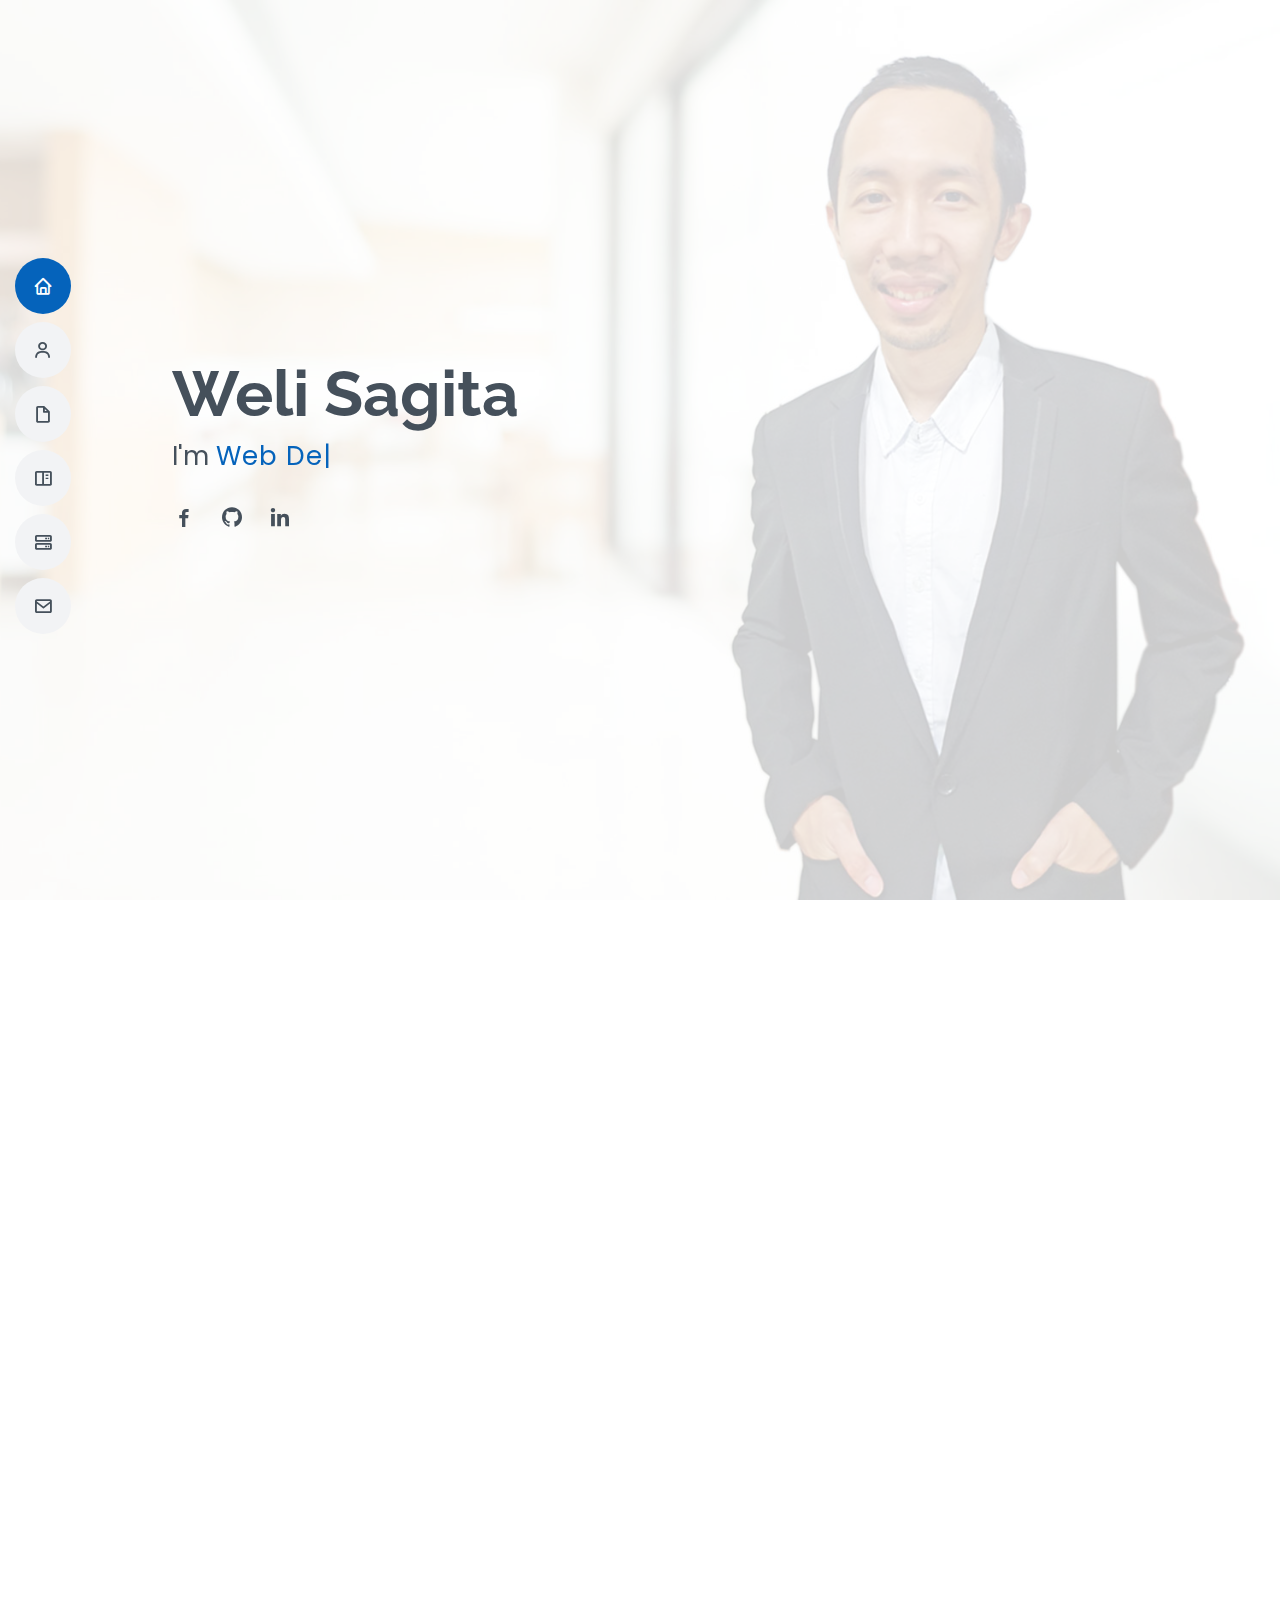
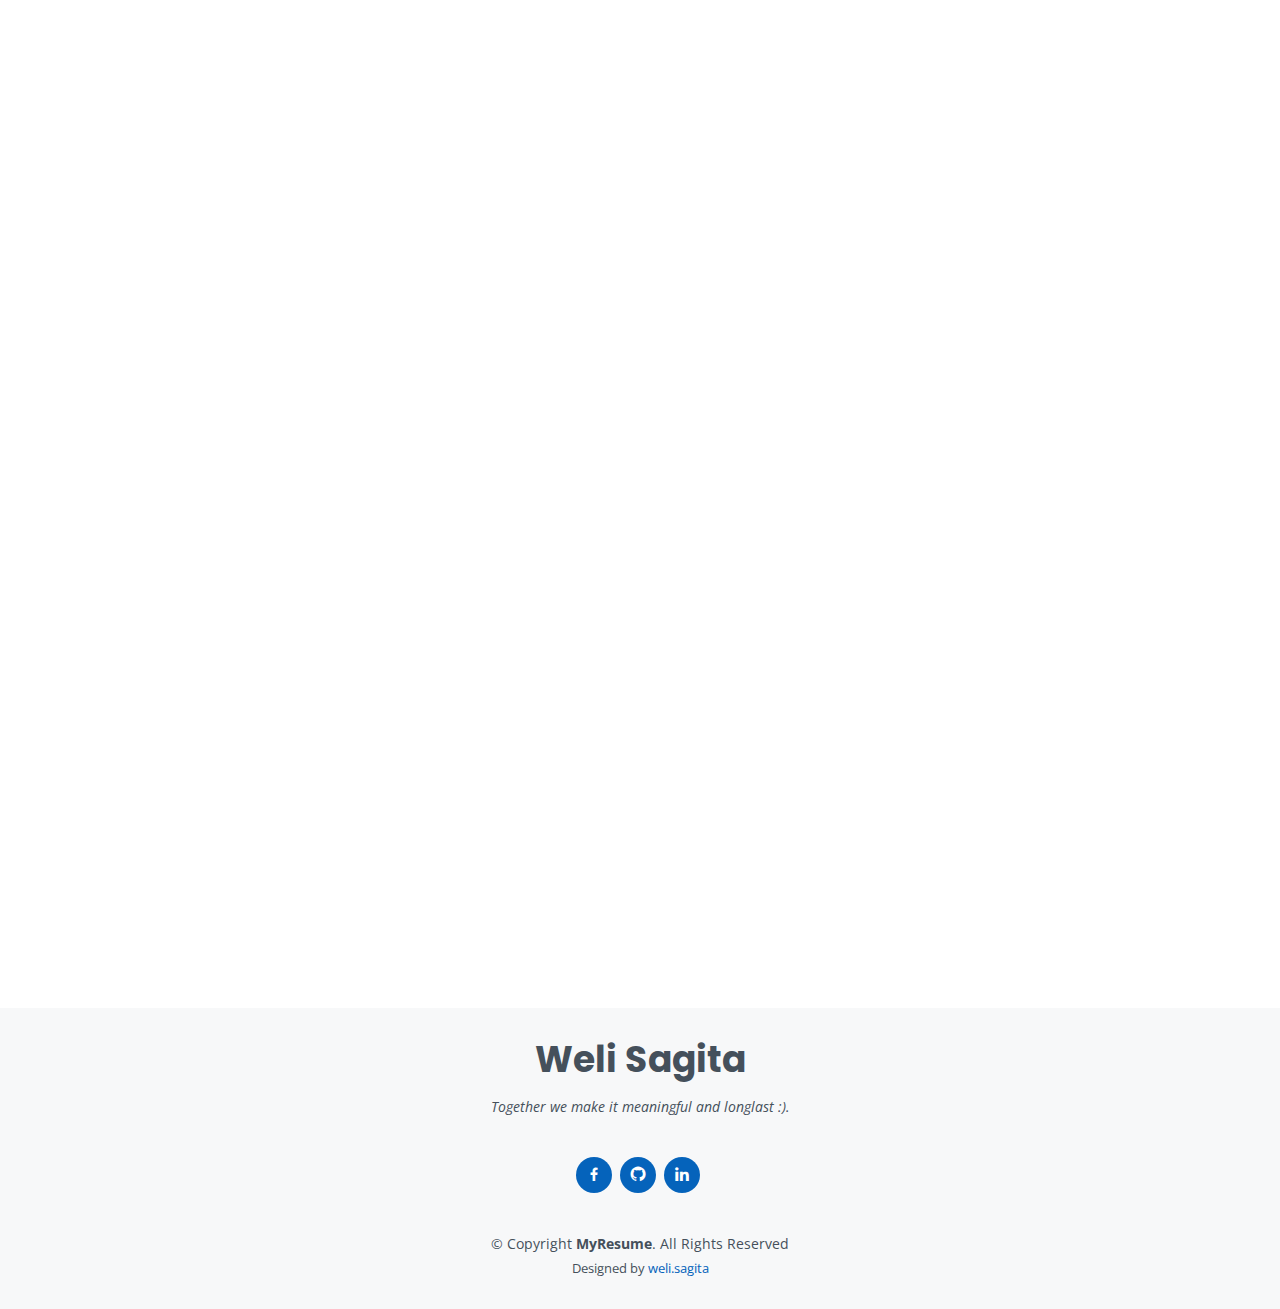
<file: index.html>
<!DOCTYPE html>
<html lang="en">

<head>
  <meta charset="utf-8">
  <meta content="width=device-width, initial-scale=1.0" name="viewport">

  <title>MyResume Weli Sagita</title>
  <meta content="" name="description">
  <meta content="" name="keywords">

  <!-- Favicons -->
  <link href="assets/img/favicon.png" rel="icon">
  <link href="assets/img/apple-touch-icon.png" rel="apple-touch-icon">

  <!-- Google Fonts -->
  <link href="https://fonts.googleapis.com/css?family=Open+Sans:300,300i,400,400i,600,600i,700,700i|Raleway:300,300i,400,400i,500,500i,600,600i,700,700i|Poppins:300,300i,400,400i,500,500i,600,600i,700,700i" rel="stylesheet">

  <!-- Vendor CSS Files -->
  <link href="assets/vendor/aos/aos.css" rel="stylesheet">
  <link href="assets/vendor/bootstrap/css/bootstrap.min.css" rel="stylesheet">
  <link href="assets/vendor/bootstrap-icons/bootstrap-icons.css" rel="stylesheet">
  <link href="assets/vendor/boxicons/css/boxicons.min.css" rel="stylesheet">
  <link href="assets/vendor/glightbox/css/glightbox.min.css" rel="stylesheet">
  <link href="assets/vendor/swiper/swiper-bundle.min.css" rel="stylesheet">

  <!-- Template Main CSS File -->
  <link href="assets/css/style.css" rel="stylesheet">

  <!-- =======================================================
  * Template Name: MyResume - v1.0.0
  * Template URL: https://welisagita/github.io
  * Author: Weli Sagita
  * License: Free
  ======================================================== -->
</head>

<body>

  <!-- ======= Mobile nav toggle button ======= -->
  <!-- <button type="button" class="mobile-nav-toggle d-xl-none"><i class="bi bi-list mobile-nav-toggle"></i></button> -->
  <i class="bi bi-list mobile-nav-toggle d-lg-none"></i>
  <!-- ======= Header ======= -->
  <header id="header" class="d-flex flex-column justify-content-center">

    <nav id="navbar" class="navbar nav-menu">
      <ul>
        <li><a href="#hero" class="nav-link scrollto active"><i class="bx bx-home"></i> <span>Home</span></a></li>
        <li><a href="#about" class="nav-link scrollto"><i class="bx bx-user"></i> <span>About</span></a></li>
        <li><a href="#resume" class="nav-link scrollto"><i class="bx bx-file-blank"></i> <span>Resume</span></a></li>
        <li><a href="#portfolio" class="nav-link scrollto"><i class="bx bx-book-content"></i> <span>Portfolio</span></a></li>
        <li><a href="#services" class="nav-link scrollto"><i class="bx bx-server"></i> <span>I Do</span></a></li>
        <li><a href="#contact" class="nav-link scrollto"><i class="bx bx-envelope"></i> <span>Contact</span></a></li>
      </ul>
    </nav><!-- .nav-menu -->

  </header><!-- End Header -->

  <!-- ======= Hero Section ======= -->
  <section id="hero" class="d-flex flex-column justify-content-center">
    <div class="container" data-aos="zoom-in" data-aos-delay="100">
      <h1>Weli Sagita</h1>
      <p>I'm <span class="typed" data-typed-items="Web Developer, Freelancer, Front-End Engineer"></span></p>
      <div class="social-links">
        <!--<a href="#" class="twitter"><i class="bx bxl-twitter"></i></a>-->
        <a href="https://www.facebook.com/weli.palumbo" class="facebook"><i class="bx bxl-facebook"></i></a>
        <!--<a href="#" class="instagram"><i class="bx bxl-instagram"></i></a>-->
        <a href="https://github.com/Welisagita" class="google-plus"><i class="bx bxl-github"></i></a>
        <a href="https://www.linkedin.com/in/weli-sagita" class="linkedin"><i class="bx bxl-linkedin"></i></a>
      </div>
    </div>
  </section><!-- End Hero -->

  <main id="main">

    <!-- ======= About Section ======= -->
    <section id="about" class="about">
      <div class="container" data-aos="fade-up">

        <div class="section-title">
          <h2>About</h2>
          <p>Currently I'm Looking for a new skill and challenging positions, one which will make best use of existing experiences. Furthermore, I’m eager to enhance personal and professional development..</p>
        </div>

        <div class="row">
<!--         <div class="col-lg-4">
            <img src="assets/img/profile-img.jpg" class="img-fluid" alt="">
          </div>-->  
          <div class="col-lg-12 pt-4 pt-lg-0 content"><!--change col-lg-12 to 8 if you want input image above this line-->
            <h3>Front-end Engineer &amp; Web Developer.</h3>
            <p class="fst-italic">
              I plan, design, build, and implement the user interface systems of websites, software programs, and web-based applications..
            </p>
            <div class="row">
              <div class="col-lg-6">
                <ul>
                  <!--<li><i class="bi bi-chevron-right"></i> <strong>Birthday:</strong> <span>14 December 1984</span></li>-->
                  <li><i class="bi bi-chevron-right"></i> <strong>Phone:</strong> <span>+62 811 920 7940</span></li>
                  <li><i class="bi bi-chevron-right"></i> <strong>City:</strong> <span>Depok, West Java</span></li>
                </ul>
              </div>
              <div class="col-lg-6">
                <ul>
                  <!--<li><i class="bi bi-chevron-right"></i> <strong>Degree:</strong> <span>Bachelor Degree</span></li>-->
                  <li><i class="bi bi-chevron-right"></i> <strong>Email:</strong> <span>welipalumbo@gmail.com</span></li>
                  <li><i class="bi bi-chevron-right"></i> <strong>Freelance:</strong> <span>Available</span></li>
                </ul>
              </div>
            </div>
            <p class="col-lg-12">
              My primary goal is to provide a satisfactory user experience with no issues, errors, or downtime. 
              For rules and responsibilities are to: decide web page design and structure, develop features to enhance the user experience,
              striking the balance between functional and aesthetic design, Make sure the web design is smarthphone-capable,
              build reusable code for future use, make sure are web pages are optimized for best speed and scalability,
              employ a diverse selection of markup languages to design web pages, keep the brand consist troughout the whole design.  
            </p>
          </div>
        </div>

      </div>
    </section><!-- End About Section -->

    <!-- ======= Facts Section ======= 
    <section id="facts" class="facts">
      <div class="container" data-aos="fade-up">

        <div class="section-title">
          <h2>Facts</h2>
          <p>Magnam dolores commodi suscipit. Necessitatibus eius consequatur ex aliquid fuga eum quidem. Sit sint consectetur velit. Quisquam quos quisquam cupiditate. Et nemo qui impedit suscipit alias ea. Quia fugiat sit in iste officiis commodi quidem hic quas.</p>
        </div>

        <div class="row">

          <div class="col-lg-3 col-md-6">
            <div class="count-box">
              <i class="bi bi-emoji-smile"></i>
              <span data-purecounter-start="0" data-purecounter-end="232" data-purecounter-duration="1" class="purecounter"></span>
              <p>Happy Clients</p>
            </div>
          </div>

          <div class="col-lg-3 col-md-6 mt-5 mt-md-0">
            <div class="count-box">
              <i class="bi bi-journal-richtext"></i>
              <span data-purecounter-start="0" data-purecounter-end="521" data-purecounter-duration="1" class="purecounter"></span>
              <p>Projects</p>
            </div>
          </div>

          <div class="col-lg-3 col-md-6 mt-5 mt-lg-0">
            <div class="count-box">
              <i class="bi bi-headset"></i>
              <span data-purecounter-start="0" data-purecounter-end="1463" data-purecounter-duration="1" class="purecounter"></span>
              <p>Hours Of Support</p>
            </div>
          </div>

          <div class="col-lg-3 col-md-6 mt-5 mt-lg-0">
            <div class="count-box">
              <i class="bi bi-award"></i>
              <span data-purecounter-start="0" data-purecounter-end="25" data-purecounter-duration="1" class="purecounter"></span>
              <p>Awards</p>
            </div>
          </div>

        </div>

      </div>
    </section> End Facts Section -->

    <!-- ======= Skills Section ======= -->
    <section id="skills" class="skills section-bg">
      <div class="container" data-aos="fade-up">

        <div class="section-title">
          <h2>Skills</h2>
          <p>Since the front end developer is the rock star of website/app development, 
            i need to have a well-stocked personal toolbox. So as a front end developer i have ganerated some skills.</p>
        </div>

        <div class="row skills-content">

          <div class="col-lg-6">

            <div class="progress">
              <span class="skill">HTML <i class="val">90%</i></span>
              <div class="progress-bar-wrap">
                <div class="progress-bar" role="progressbar" aria-valuenow="90" aria-valuemin="0" aria-valuemax="100"></div>
              </div>
            </div>

            <div class="progress">
              <span class="skill">CSS <i class="val">90%</i></span>
              <div class="progress-bar-wrap">
                <div class="progress-bar" role="progressbar" aria-valuenow="90" aria-valuemin="0" aria-valuemax="100"></div>
              </div>
            </div>

            <div class="progress">
              <span class="skill">JavaScript <i class="val">75%</i></span>
              <div class="progress-bar-wrap">
                <div class="progress-bar" role="progressbar" aria-valuenow="75" aria-valuemin="0" aria-valuemax="100"></div>
              </div>
            </div>

          </div>

          <div class="col-lg-6">

            <div class="progress">
              <span class="skill">React <i class="val">70%</i></span>
              <div class="progress-bar-wrap">
                <div class="progress-bar" role="progressbar" aria-valuenow="80" aria-valuemin="0" aria-valuemax="100"></div>
              </div>
            </div>

            <div class="progress">
              <span class="skill">WordPress/CMS <i class="val">90%</i></span>
              <div class="progress-bar-wrap">
                <div class="progress-bar" role="progressbar" aria-valuenow="90" aria-valuemin="0" aria-valuemax="100"></div>
              </div>
            </div>

            <div class="progress">
              <span class="skill">Photoshop <i class="val">55%</i></span>
              <div class="progress-bar-wrap">
                <div class="progress-bar" role="progressbar" aria-valuenow="55" aria-valuemin="0" aria-valuemax="100"></div>
              </div>
            </div>

          </div>

        </div>

      </div>
    </section><!-- End Skills Section -->

    <!-- ======= Resume Section ======= -->
    <section id="resume" class="resume">
      <div class="container" data-aos="fade-up">

        <div class="section-title">
          <h2>Resume</h2>
          <p>I start worked since 2009 until now. Below are my Employment History since 2018 and above. If you need more Reference are available on request.</p>
        </div>

        <div class="row">
          <div class="col-lg-6">
            <h3 class="resume-title">Sumary</h3>
            <div class="resume-item pb-0">
              <h4>Weli Sagita</h4>
              <p><em>Innovative and deadline-driven Front-End Engineer with 3+ years of experience designing and developing user-interface from initial concept to final, polished deliverable.</em></p>
              <ul>
                <li>Jambore Street 133,Depok, West Java</li>
                <li>(+62) 811-920-7940</li>
                <li>welipalumbo@gmail.com</li>
              </ul>
            </div>

            <h3 class="resume-title">Education</h3>
            <div class="resume-item">
              <h4>Diploma in Professional Business English</h4>
              <h5>2012 - 2013</h5>
              <p><em>Academy KAPLAN, Singapore, SG</em></p>
              <p>Diploma in Professional Business English programme concentrates on developing the skills also will become a successful and confident language user. Emphasis is placed on improving general language skills in speaking, listening, reading and writing.</p>
            </div>
            <div class="resume-item">
              <h4>Bachelor of Social in Trade Administration Studies</h4>
              <h5>2003 - 2008</h5>
              <p><em>College of Administration Studies YAPPAN, Jakarta, JKT</em></p>
              <p>The Bachelor of Business Administration will develop my skills in business, ethics, management, finance, economics, accounting, human resources, marketing and strategy – all key competencies I need to succeed in today’s dynamic global business environment.</br>

                The Bachelor of Social Science will help me gain insights into the science of people, places and social problems. With the skills I develop in social research and applied social science, I will be prepared to make valuable contributions to some of the world’s biggest issues.</p>
            </div>
          </div>
          <div class="col-lg-6">
            <h3 class="resume-title">Professional Experience</h3>
            <div class="resume-item">
              <h4>Web developer</h4>
              <h5>2023 - Present</h5>
              <p><em>PT. Wahana Inspirasi Bintang, Jakarta, Jakarta </em></p>
              <ul>
                <li>Website Management: Oversee multiple WordPress sites, including alcorprime.com, thekasablanka.com, suterahall.com, and goodworks.co.id.</li>
                <li>Design & Maintenance: Create visually appealing web layouts, perform regular updates, and ensure optimal site performance.</li>
                <li>SEO Optimization: Implement SEO strategies to enhance website visibility and drive organic traffic.</li>
                <li>System Integration: Integrate workflows with Monday.com to streamline project management.</li>
                <li>Led the preparation and integration of the Jublia (www.jublia.com) platform as a business matching solution for the Alcorfest event (www.alcorfest.com).</li>
                <li>Successfully conducted the integration of the Loket registration system (www.loket.com) as a strategic partner for event management.</li>
                <li>Oversaw technical operations and ensured seamless functionality across platforms to enhance user experience and engagement.</li>
              </ul>
            </div>
            <div class="resume-item">
              <h4>Web developer</h4>
              <h5>2021 - 2023</h5>
              <p><em>Cyberlink Networks, Depok, West Java </em></p>
              <ul>
                <li>Website Management: Managed WordPress sites, including www.cyberlink.co.id and www.globaldata.co.id, ensuring high availability and performance.</li>
                <li>Design & Maintenance: Develop and maintain user-friendly web layouts with a focus on user experience.</li>
                <li>SEO & Analytics: Conduct SEO audits and implement strategies to improve search rankings.</li>
                <li>Learning Management System: Installed and managed a Mikrotik tutorial LMS to enhance training delivery.</li>
                <li>CRM Integration: Integrated HubSpot CRM for effective lead management and customer engagement.</li>
                <li>Content Organization: Regularly update and organize web content to align with marketing initiatives.</li>
              </ul>
            </div>
            <div class="resume-item">
              <h4>Web Developer & Digital Marketing</h4>
              <h5>2020 - 2021</h5>
              <p><em>PT. Azzam Albaesuni, Depok, West Java</em></p>
              <ul>
                <li>Travel Website Development: Created and maintained the travel website www.toyibtravel.co.id using WordPress.</li>
                <li>SEO & Content Management: Executed SEO strategies and organized content to improve user engagement.</li>
                <li>Social Media Management: Managed Facebook and Instagram accounts, creating and analyzing ad campaigns to drive traffic.</li>
              </ul>
            </div>
            <div class="resume-item">
              <h4>Front-End Engineer</h4>
              <h5>2018 - 2020</h5>
              <p><em>PT. Erbe Broker Indonesia, Jakarta, Jakarta</em></p>
              <ul>
                <li>Payment Gateway Development: Developed the payment gateway website www.asuransijagoan.com and associated insurance applications.</li>
                <li>Team Supervision: Provided guidance and support to team members, fostering a collaborative work environment.</li>
                <li>Reporting & Content Creation: Organized reports and wrote content to support business objectives.</li>
              </ul>
            </div>
          </div>
        </div>

      </div>
    </section><!-- End Resume Section -->

    <!-- ======= Portfolio Section ======= -->
    <section id="portfolio" class="portfolio section-bg">
      <div class="container" data-aos="fade-up">
      
        <div class="section-title">
          <h2>Portfolio</h2>
          <p>Some of the website that still Online</p>
        </div>
<!--
        <div class="row">
          <div class="col-lg-12 d-flex justify-content-center" data-aos="fade-up" data-aos-delay="100">
            <ul id="portfolio-flters">
              <li data-filter="*" class="filter-active">All</li>
              <li data-filter=".filter-app">App</li>
              <li data-filter=".filter-card">Card</li>
              <li data-filter=".filter-web">Web</li>
            </ul>
          </div>
        </div>

        <div class="row portfolio-container" data-aos="fade-up" data-aos-delay="200">

          <div class="col-lg-4 col-md-6 portfolio-item filter-app">
            <div class="portfolio-wrap">
              <img src="assets/img/portfolio/portfolio-1.jpg" class="img-fluid" alt="">
              <div class="portfolio-info">
                <h4>App 1</h4>
                <p>App</p>
                <div class="portfolio-links">
                  <a href="assets/img/portfolio/portfolio-1.jpg" data-gallery="portfolioGallery" class="portfolio-lightbox" title="App 1"><i class="bx bx-plus"></i></a>
                  <a href="/quiz-app/quizapp.html" class="#" data-glightbox="type: external" title="Portfolio Details"><i class="bx bx-link"></i></a>
                </div>
              </div>
            </div>
          </div>

          <div class="col-lg-4 col-md-6 portfolio-item filter-web">
            <div class="portfolio-wrap">
              <img src="assets/img/portfolio/portfolio-2.jpg" class="img-fluid" alt="">
              <div class="portfolio-info">
                <h4>Web 3</h4>
                <p>Web</p>
                <div class="portfolio-links">
                  <a href="assets/img/portfolio/portfolio-2.jpg" data-gallery="portfolioGallery" class="portfolio-lightbox" title="Web 3"><i class="bx bx-plus"></i></a>
                  <a href="portfolio-details.html" class="portfolio-details-lightbox" data-glightbox="type: external" title="Portfolio Details"><i class="bx bx-link"></i></a>
                </div>
              </div>
            </div>
          </div>

          <div class="col-lg-4 col-md-6 portfolio-item filter-app">
            <div class="portfolio-wrap">
              <img src="assets/img/portfolio/portfolio-3.jpg" class="img-fluid" alt="">
              <div class="portfolio-info">
                <h4>App 2</h4>
                <p>App</p>
                <div class="portfolio-links">
                  <a href="assets/img/portfolio/portfolio-3.jpg" data-gallery="portfolioGallery" class="portfolio-lightbox" title="App 2"><i class="bx bx-plus"></i></a>
                  <a href="portfolio-details.html" class="portfolio-details-lightbox" data-glightbox="type: external" title="Portfolio Details"><i class="bx bx-link"></i></a>
                </div>
              </div>
            </div>
          </div>

          <div class="col-lg-4 col-md-6 portfolio-item filter-card">
            <div class="portfolio-wrap">
              <img src="assets/img/portfolio/portfolio-4.jpg" class="img-fluid" alt="">
              <div class="portfolio-info">
                <h4>Card 2</h4>
                <p>Card</p>
                <div class="portfolio-links">
                  <a href="assets/img/portfolio/portfolio-4.jpg" data-gallery="portfolioGallery" class="portfolio-lightbox" title="Card 2"><i class="bx bx-plus"></i></a>
                  <a href="portfolio-details.html" class="portfolio-details-lightbox" data-glightbox="type: external" title="Portfolio Details"><i class="bx bx-link"></i></a>
                </div>
              </div>
            </div>
          </div>

          <div class="col-lg-4 col-md-6 portfolio-item filter-web">
            <div class="portfolio-wrap">
              <img src="assets/img/portfolio/portfolio-5.jpg" class="img-fluid" alt="">
              <div class="portfolio-info">
                <h4>Web 2</h4>
                <p>Web</p>
                <div class="portfolio-links">
                  <a href="assets/img/portfolio/portfolio-5.jpg" data-gallery="portfolioGallery" class="portfolio-lightbox" title="Web 2"><i class="bx bx-plus"></i></a>
                  <a href="portfolio-details.html" class="portfolio-details-lightbox" data-glightbox="type: external" title="Portfolio Details"><i class="bx bx-link"></i></a>
                </div>
              </div>
            </div>
          </div>

          <div class="col-lg-4 col-md-6 portfolio-item filter-app">
            <div class="portfolio-wrap">
              <img src="assets/img/portfolio/portfolio-6.jpg" class="img-fluid" alt="">
              <div class="portfolio-info">
                <h4>App 3</h4>
                <p>App</p>
                <div class="portfolio-links">
                  <a href="assets/img/portfolio/portfolio-6.jpg" data-gallery="portfolioGallery" class="portfolio-lightbox" title="App 3"><i class="bx bx-plus"></i></a>
                  <a href="portfolio-details.html" class="portfolio-details-lightbox" data-glightbox="type: external" title="Portfolio Details"><i class="bx bx-link"></i></a>
                </div>
              </div>
            </div>
          </div>

          <div class="col-lg-4 col-md-6 portfolio-item filter-card">
            <div class="portfolio-wrap">
              <img src="assets/img/portfolio/portfolio-7.jpg" class="img-fluid" alt="">
              <div class="portfolio-info">
                <h4>Card 1</h4>
                <p>Card</p>
                <div class="portfolio-links">
                  <a href="assets/img/portfolio/portfolio-7.jpg" data-gallery="portfolioGallery" class="portfolio-lightbox" title="Card 1"><i class="bx bx-plus"></i></a>
                  <a href="portfolio-details.html" class="portfolio-details-lightbox" data-glightbox="type: external" title="Portfolio Details"><i class="bx bx-link"></i></a>
                </div>
              </div>
            </div>
          </div>

          <div class="col-lg-4 col-md-6 portfolio-item filter-card">
            <div class="portfolio-wrap">
              <img src="assets/img/portfolio/portfolio-8.jpg" class="img-fluid" alt="">
              <div class="portfolio-info">
                <h4>Card 3</h4>
                <p>Card</p>
                <div class="portfolio-links">
                  <a href="assets/img/portfolio/portfolio-8.jpg" data-gallery="portfolioGallery" class="portfolio-lightbox" title="Card 3"><i class="bx bx-plus"></i></a>
                  <a href="portfolio-details.html" class="portfolio-details-lightbox" data-glightbox="type: external" title="Portfolio Details"><i class="bx bx-link"></i></a>
                </div>
              </div>
            </div>
          </div>

          <div class="col-lg-4 col-md-6 portfolio-item filter-web">
            <div class="portfolio-wrap">
              <img src="assets/img/portfolio/portfolio-9.jpg" class="img-fluid" alt="">
              <div class="portfolio-info">
                <h4>Web 3</h4>
                <p>Web</p>
                <div class="portfolio-links">
                  <a href="assets/img/portfolio/portfolio-9.jpg" data-gallery="portfolioGallery" class="portfolio-lightbox" title="Web 3"><i class="bx bx-plus"></i></a>
                  <a href="portfolio-details.html" class="portfolio-details-lightbox" data-glightbox="type: external" title="Portfolio Details"><i class="bx bx-link"></i></a>
                </div>
              </div>
            </div>
          </div>
 
        </div>
 -->
      
 <div class="col-lg-12 pt-4 pt-lg-0 content">
      <div class="row">
        <div class="col-lg-6">
          <ul>
            <li><i class="bi bi-chevron-right"></i> <strong>Website:</strong> <span><a href="https://wiselyproject.com/" target="_blank">Wiselyproject</a></span></li>
            <li><i class="bi bi-chevron-right"></i> <strong>Website:</strong> <span><a href="https://cyberlink.co.id/" target="_blank">Cyberlink Networks</a></span></li>
            <li><i class="bi bi-chevron-right"></i> <strong>Website:</strong> <span><a href="https://toyibtravel.co.id/" target="_blank">Toyib Travel</a></span></li> 
            <li><i class="bi bi-chevron-right"></i> <strong>Website:</strong> <span><a href="https://alcorprime.com/" target="_blank">Alcorprime</a></span></li> 
            <li><i class="bi bi-chevron-right"></i> <strong>Website:</strong> <span><a href="https://thekasablanka.com/" target="_blank">The Kasablanka</a></span></li> 
            
            
          </ul>
        </div>
        <div class="col-lg-6">
          <ul>
            <li><i class="bi bi-chevron-right"></i> <strong>Website:</strong> <span><a href="https://www.globaldata.co.id/" target="_blank">GlobalData</a></span></li>
            <li><i class="bi bi-chevron-right"></i> <strong>Website:</strong> <span><a href="https://musawarahpeduli.com/" target="_blank">Musawarah Peduli</a></span></li>
            <li><i class="bi bi-chevron-right"></i> <strong>Website:</strong> <span><a href="https://lms.wiselyproject.com/" target="_blank">Learning Management System</a></span></li> 
            <li><i class="bi bi-chevron-right"></i> <strong>Website:</strong> <span><a href="https://suterahall.com/" target="_blank">Sutera Hall</a></span></li> 
            <li><i class="bi bi-chevron-right"></i> <strong>Website:</strong> <span><a href="https://wayangbistro.com/" target="_blank">Wayang Bistro</a></span></li> 
            
          </ul>
        </div>
      </div>
</div>

<div class="section-title">
  <h2>Games</h2>
  <p>Some basic games that you can play online only on <b>DESKTOP</b></p>
</div>
<div class="col-lg-12 pt-4 pt-lg-0 content">
  <div class="row">
    <div class="col-lg-6">
      <ul>
        <li><i class="bi bi-chevron-right"></i> <strong>Games:</strong> <span><a href="https://welisagita.github.io/tetris" target="_blank">tetris</a></span></li>
        <li><i class="bi bi-chevron-right"></i> <strong>Games:</strong> <span><a href="https://welisagita.github.io/pong" target="_blank">pong</a></span></li>
        <li><i class="bi bi-chevron-right"></i> <strong>Games:</strong> <span><a href="https://welisagita.github.io/breakout" target="_blank">breakout</a></span></li> 
      </ul>
    </div>
    <div class="col-lg-6">
      <ul>
        <li><i class="bi bi-chevron-right"></i> <strong>Games:</strong> <span><a href="https://welisagita.github.io/snake" target="_blank">snake</a></span></li>
        <li><i class="bi bi-chevron-right"></i> <strong>Games:</strong> <span><a href="https://welisagita.github.io/bomberman" target="_blank">bomberman</a></span></li>
        <li><i class="bi bi-chevron-right"></i> <strong>Games:</strong> <span><a href="https://welisagita.github.io/frogger" target="_blank">frogger</a></span></li> 
      </ul>
    </div>
  </div>
</div>


</div>
    
    </section><!-- End Portfolio Section -->

    <!-- ======= Services Section ======= -->
    <section id="services" class="services">
      <div class="container" data-aos="fade-up">

        <div class="section-title">
          <h2>What I Can Do</h2>
          <p>This is some of my duty for the front-end engineer.</p>
        </div>

        <div class="row">

          <div class="col-lg-4 col-md-6 d-flex align-items-stretch" data-aos="zoom-in" data-aos-delay="100">
            <div class="icon-box iconbox-blue">
              <div class="icon">
                <svg width="100" height="100" viewBox="0 0 600 600" xmlns="http://www.w3.org/2000/svg">
                  <path stroke="none" stroke-width="0" fill="#f5f5f5" d="M300,521.0016835830174C376.1290562159157,517.8887921683347,466.0731472004068,529.7835943286574,510.70327084640275,468.03025145048787C554.3714126377745,407.6079735673963,508.03601936045806,328.9844924480964,491.2728898941984,256.3432110539036C474.5976632858925,184.082847569629,479.9380746630129,96.60480741107993,416.23090153303,58.64404602377083C348.86323505073057,18.502131276798302,261.93793281208167,40.57373210992963,193.5410806939664,78.93577620505333C130.42746243093433,114.334589627462,98.30271207620316,179.96522072025542,76.75703585869454,249.04625023123273C51.97151888228291,328.5150500222984,13.704378332031375,421.85034740162234,66.52175969318436,486.19268352777647C119.04800174914682,550.1803526380478,217.28368757567262,524.383925680826,300,521.0016835830174"></path>
                </svg>
                <i class="bx bx-user"></i>
              </div>
              <h4><a href="">Front-End Engineer</a></h4>
              <p>Selecting, optimizing and, in some cases, creating graphic elements for a site. Developing prototypes for a site. Coding a site and then testing it for functionality</p>
            </div>
          </div>

          <div class="col-lg-4 col-md-6 d-flex align-items-stretch mt-4 mt-md-0" data-aos="zoom-in" data-aos-delay="200">
            <div class="icon-box iconbox-orange ">
              <div class="icon">
                <svg width="100" height="100" viewBox="0 0 600 600" xmlns="http://www.w3.org/2000/svg">
                  <path stroke="none" stroke-width="0" fill="#f5f5f5" d="M300,582.0697525312426C382.5290701553225,586.8405444964366,449.9789794690241,525.3245884688669,502.5850820975895,461.55621195738473C556.606425686781,396.0723002908107,615.8543463187945,314.28637112970534,586.6730223649479,234.56875336149918C558.9533121215079,158.8439757836574,454.9685369536778,164.00468322053177,381.49747125262974,130.76875717737553C312.15926192815925,99.40240125094834,248.97055460311594,18.661163978235184,179.8680185752513,50.54337015887873C110.5421016452524,82.52863877960104,119.82277516462835,180.83849132639028,109.12597500060166,256.43424936330496C100.08760227029461,320.3096726198365,92.17705696193138,384.0621239912766,124.79988738764834,439.7174275375508C164.83382741302287,508.01625554203684,220.96474134820875,577.5009287672846,300,582.0697525312426"></path>
                </svg>
                <i class="bx bx-server"></i>
              </div>
              <h4><a href="">Server</a></h4>
              <p>Monitoring sites to determine whether they are performing as expected and making corrections and adjustments as necessary</p>
            </div>
          </div>

          <div class="col-lg-4 col-md-6 d-flex align-items-stretch mt-4 mt-lg-0" data-aos="zoom-in" data-aos-delay="300">
            <div class="icon-box iconbox-pink">
              <div class="icon">
                <svg width="100" height="100" viewBox="0 0 600 600" xmlns="http://www.w3.org/2000/svg">
                  <path stroke="none" stroke-width="0" fill="#f5f5f5" d="M300,541.5067337569781C382.14930387511276,545.0595476570109,479.8736841581634,548.3450877840088,526.4010558755058,480.5488172755941C571.5218469581645,414.80211281144784,517.5187510058486,332.0715597781072,496.52539010469104,255.14436215662573C477.37192572678356,184.95920475031193,473.57363656557914,105.61284051026155,413.0603344069578,65.22779650032875C343.27470386102294,18.654635553484475,251.2091493199835,5.337323636656869,175.0934190732945,40.62881213300186C97.87086631185822,76.43348514350839,51.98124368387456,156.15599469081315,36.44837278890362,239.84606092416172C21.716077023791087,319.22268207091537,43.775223500013084,401.1760424656574,96.891909868211,461.97329694683043C147.22146801428983,519.5804099606455,223.5754009179313,538.201503339737,300,541.5067337569781"></path>
                </svg>
                <i class="bx bx-plus"></i>
              </div>
              <h4><a href="">Developer</a></h4>
              <p>Understanding  the information that a site will contain and help develop a plan for structuring and presenting that information throughout the site</p>
            </div>
          </div>
<!--
          <div class="col-lg-4 col-md-6 d-flex align-items-stretch mt-4" data-aos="zoom-in" data-aos-delay="100">
            <div class="icon-box iconbox-yellow">
              <div class="icon">
                <svg width="100" height="100" viewBox="0 0 600 600" xmlns="http://www.w3.org/2000/svg">
                  <path stroke="none" stroke-width="0" fill="#f5f5f5" d="M300,503.46388370962813C374.79870501325706,506.71871716319447,464.8034551963731,527.1746412648533,510.4981551193396,467.86667711651364C555.9287308511215,408.9015244558933,512.6030010748507,327.5744911775523,490.211057578863,256.5855673507754C471.097692560561,195.9906835881958,447.69079081568157,138.11976852964426,395.19560036434837,102.3242989838813C329.3053358748298,57.3949838291264,248.02791733380457,8.279543830951368,175.87071277845988,42.242879143198664C103.41431057327972,76.34704239035025,93.79494320519305,170.9812938413882,81.28167332365135,250.07896920659033C70.17666984294237,320.27484674793965,64.84698225790005,396.69656628748305,111.28512138212992,450.4950937839243C156.20124167950087,502.5303643271138,231.32542653798444,500.4755392045468,300,503.46388370962813"></path>
                </svg>
                <i class="bx bx-layer"></i>
              </div>
              <h4><a href="">Nemo Enim</a></h4>
              <p>At vero eos et accusamus et iusto odio dignissimos ducimus qui blanditiis</p>
            </div>
          </div>

          <div class="col-lg-4 col-md-6 d-flex align-items-stretch mt-4" data-aos="zoom-in" data-aos-delay="200">
            <div class="icon-box iconbox-red">
              <div class="icon">
                <svg width="100" height="100" viewBox="0 0 600 600" xmlns="http://www.w3.org/2000/svg">
                  <path stroke="none" stroke-width="0" fill="#f5f5f5" d="M300,532.3542879108572C369.38199826031484,532.3153073249985,429.10787420159085,491.63046689027357,474.5244479745417,439.17860296908856C522.8885846962883,383.3225815378663,569.1668002868075,314.3205725914397,550.7432151929288,242.7694973846089C532.6665558377875,172.5657663291529,456.2379748765914,142.6223662098291,390.3689995646985,112.34683881706744C326.66090330228417,83.06452184765237,258.84405631176094,53.51806209861945,193.32584062364296,78.48882559362697C121.61183558270385,105.82097193414197,62.805066853699245,167.19869350419734,48.57481801355237,242.6138429142374C34.843463184063346,315.3850353017275,76.69343916112496,383.4422959591041,125.22947124332185,439.3748458443577C170.7312796277747,491.8107796887764,230.57421082200815,532.3932930995766,300,532.3542879108572"></path>
                </svg>
                <i class="bx bx-slideshow"></i>
              </div>
              <h4><a href="">Dele Cardo</a></h4>
              <p>Quis consequatur saepe eligendi voluptatem consequatur dolor consequuntur</p>
            </div>
          </div>

          <div class="col-lg-4 col-md-6 d-flex align-items-stretch mt-4" data-aos="zoom-in" data-aos-delay="300">
            <div class="icon-box iconbox-teal">
              <div class="icon">
                <svg width="100" height="100" viewBox="0 0 600 600" xmlns="http://www.w3.org/2000/svg">
                  <path stroke="none" stroke-width="0" fill="#f5f5f5" d="M300,566.797414625762C385.7384707136149,576.1784315230908,478.7894351017131,552.8928747891023,531.9192734346935,484.94944893311C584.6109503024035,417.5663521118492,582.489472248146,322.67544863468447,553.9536738515405,242.03673114598146C529.1557734026468,171.96086150256528,465.24506316201064,127.66468636344209,395.9583748389544,100.7403814666027C334.2173773831606,76.7482773500951,269.4350130405921,84.62216499799875,207.1952322260088,107.2889140133804C132.92018162631612,134.33871894543012,41.79353780512637,160.00259165414826,22.644507872594943,236.69541883565114C3.319112789854554,314.0945973066697,72.72355303640163,379.243833228382,124.04198916343866,440.3218312028393C172.9286146004772,498.5055451809895,224.45579914871206,558.5317968840102,300,566.797414625762"></path>
                </svg>
                <i class="bx bx-arch"></i>
              </div>
              <h4><a href="">Divera Don</a></h4>
              <p>Modi nostrum vel laborum. Porro fugit error sit minus sapiente sit aspernatur</p>
            </div>
          </div>
-->
        </div>

      </div>
    </section><!-- End Services Section -->

    <!-- ======= Testimonials Section ======= 
    <section id="testimonials" class="testimonials section-bg">
      <div class="container" data-aos="fade-up">

        <div class="section-title">
          <h2>Testimonials</h2>
        </div>

        <div class="testimonials-slider swiper" data-aos="fade-up" data-aos-delay="100">
          <div class="swiper-wrapper">

            <div class="swiper-slide">
              <div class="testimonial-item">
                <img src="assets/img/testimonials/testimonials-1.jpg" class="testimonial-img" alt="">
                <h3>Saul Goodman</h3>
                <h4>Ceo &amp; Founder</h4>
                <p>
                  <i class="bx bxs-quote-alt-left quote-icon-left"></i>
                  Proin iaculis purus consequat sem cure digni ssim donec porttitora entum suscipit rhoncus. Accusantium quam, ultricies eget id, aliquam eget nibh et. Maecen aliquam, risus at semper.
                  <i class="bx bxs-quote-alt-right quote-icon-right"></i>
                </p>
              </div>
            </div> End testimonial item -->
        <!--
            <div class="swiper-slide">
              <div class="testimonial-item">
                <img src="assets/img/testimonials/testimonials-2.jpg" class="testimonial-img" alt="">
                <h3>Sara Wilsson</h3>
                <h4>Designer</h4>
                <p>
                  <i class="bx bxs-quote-alt-left quote-icon-left"></i>
                  Export tempor illum tamen malis malis eram quae irure esse labore quem cillum quid cillum eram malis quorum velit fore eram velit sunt aliqua noster fugiat irure amet legam anim culpa.
                  <i class="bx bxs-quote-alt-right quote-icon-right"></i>
                </p>
              </div>
            </div> End testimonial item -->
<!--
            <div class="swiper-slide">
              <div class="testimonial-item">
                <img src="assets/img/testimonials/testimonials-3.jpg" class="testimonial-img" alt="">
                <h3>Jena Karlis</h3>
                <h4>Store Owner</h4>
                <p>
                  <i class="bx bxs-quote-alt-left quote-icon-left"></i>
                  Enim nisi quem export duis labore cillum quae magna enim sint quorum nulla quem veniam duis minim tempor labore quem eram duis noster aute amet eram fore quis sint minim.
                  <i class="bx bxs-quote-alt-right quote-icon-right"></i>
                </p>
              </div>
            </div> End testimonial item -->
<!--
            <div class="swiper-slide">
              <div class="testimonial-item">
                <img src="assets/img/testimonials/testimonials-4.jpg" class="testimonial-img" alt="">
                <h3>Matt Brandon</h3>
                <h4>Freelancer</h4>
                <p>
                  <i class="bx bxs-quote-alt-left quote-icon-left"></i>
                  Fugiat enim eram quae cillum dolore dolor amet nulla culpa multos export minim fugiat minim velit minim dolor enim duis veniam ipsum anim magna sunt elit fore quem dolore labore illum veniam.
                  <i class="bx bxs-quote-alt-right quote-icon-right"></i>
                </p>
              </div>
            </div> End testimonial item -->
<!--
            <div class="swiper-slide">
              <div class="testimonial-item">
                <img src="assets/img/testimonials/testimonials-5.jpg" class="testimonial-img" alt="">
                <h3>John Larson</h3>
                <h4>Entrepreneur</h4>
                <p>
                  <i class="bx bxs-quote-alt-left quote-icon-left"></i>
                  Quis quorum aliqua sint quem legam fore sunt eram irure aliqua veniam tempor noster veniam enim culpa labore duis sunt culpa nulla illum cillum fugiat legam esse veniam culpa fore nisi cillum quid.
                  <i class="bx bxs-quote-alt-right quote-icon-right"></i>
                </p>
              </div>
            </div> End testimonial item -->
<!--
          </div>
          <div class="swiper-pagination"></div>
        </div>

      </div>
    </section> End Testimonials Section -->

    <!-- ======= Contact Section ======= -->
    <section id="contact" class="contact">
      <div class="container" data-aos="fade-up">

        <div class="section-title">
          <h2>Contact</h2>
        </div>

        <div class="row mt-1">

          <div class="col-lg-4">
            <div class="info">
              <div class="address">
                <i class="bi bi-geo-alt"></i>
                <h4>Location:</h4>
                <p>Depok, West Java 16454</p>
              </div>

              <div class="email">
                <i class="bi bi-envelope"></i>
                <h4>Email:</h4>
                <p>welipalumbo@gmail.com</p>
              </div>

              <div class="phone">
                <i class="bi bi-phone"></i>
                <h4>Call:</h4>
                <p>+62 811 920 7940</p>
              </div>

            </div>

          </div>

          <div class="col-lg-8 mt-5 mt-lg-0">

            <form action="forms/contact.php" method="post" role="form" class="php-email-form">
              <div class="row">
                <div class="col-md-6 form-group">
                  <input type="text" name="name" class="form-control" id="name" placeholder="Your Name" required>
                </div>
                <div class="col-md-6 form-group mt-3 mt-md-0">
                  <input type="email" class="form-control" name="email" id="email" placeholder="Your Email" required>
                </div>
              </div>
              <div class="form-group mt-3">
                <input type="text" class="form-control" name="subject" id="subject" placeholder="Subject" required>
              </div>
              <div class="form-group mt-3">
                <textarea class="form-control" name="message" rows="5" placeholder="Message" required></textarea>
              </div>
              <div class="my-3">
                <div class="loading">Loading</div>
                <div class="error-message"></div>
                <div class="sent-message">Your message has been sent. Thank you!</div>
              </div>
              <div class="text-center"><button type="submit">Send Message</button></div>
            </form>

          </div>

        </div>

      </div>
    </section><!-- End Contact Section -->

  </main><!-- End #main -->

  <!-- ======= Footer ======= -->
  <footer id="footer">
    <div class="container">
      <h3>Weli Sagita</h3>
      <p>Together we make it meaningful and longlast :).</p>
      <div class="social-links">
       <!-- <a href="#" class="twitter"><i class="bx bxl-twitter"></i></a>-->
        <a href="https://www.facebook.com/weli.palumbo" class="facebook"><i class="bx bxl-facebook"></i></a>
       <!-- <a href="#" class="instagram"><i class="bx bxl-instagram"></i></a>-->
        <!--<a href="#" class="google-plus"><i class="bx bxl-skype"></i></a>-->
        <a href="https://github.com/Welisagita" class="google-plus"><i class="bx bxl-github"></i></a>
        <a href="https://www.linkedin.com/in/weli-sagita" class="linkedin"><i class="bx bxl-linkedin"></i></a>
      </div>
      <div class="copyright">
        &copy; Copyright <strong><span>MyResume</span></strong>. All Rights Reserved
      </div>
      <div class="credits">
        
        Designed by <a href="https://wa.me/628119207940">weli.sagita</a>
      </div>
    </div>
  </footer><!-- End Footer -->

  <div id="preloader"></div>
  <a href="#" class="back-to-top d-flex align-items-center justify-content-center"><i class="bi bi-arrow-up-short"></i></a>

  <!-- Vendor JS Files -->
  <script src="assets/vendor/purecounter/purecounter_vanilla.js"></script>
  <script src="assets/vendor/aos/aos.js"></script>
  <script src="assets/vendor/bootstrap/js/bootstrap.bundle.min.js"></script>
  <script src="assets/vendor/glightbox/js/glightbox.min.js"></script>
  <script src="assets/vendor/isotope-layout/isotope.pkgd.min.js"></script>
  <script src="assets/vendor/swiper/swiper-bundle.min.js"></script>
  <script src="assets/vendor/typed.js/typed.min.js"></script>
  <script src="assets/vendor/waypoints/noframework.waypoints.js"></script>
  <script src="assets/vendor/php-email-form/validate.js"></script>

  <!-- Template Main JS File -->
  <script src="assets/js/main.js"></script>

</body>

</html>
</file>
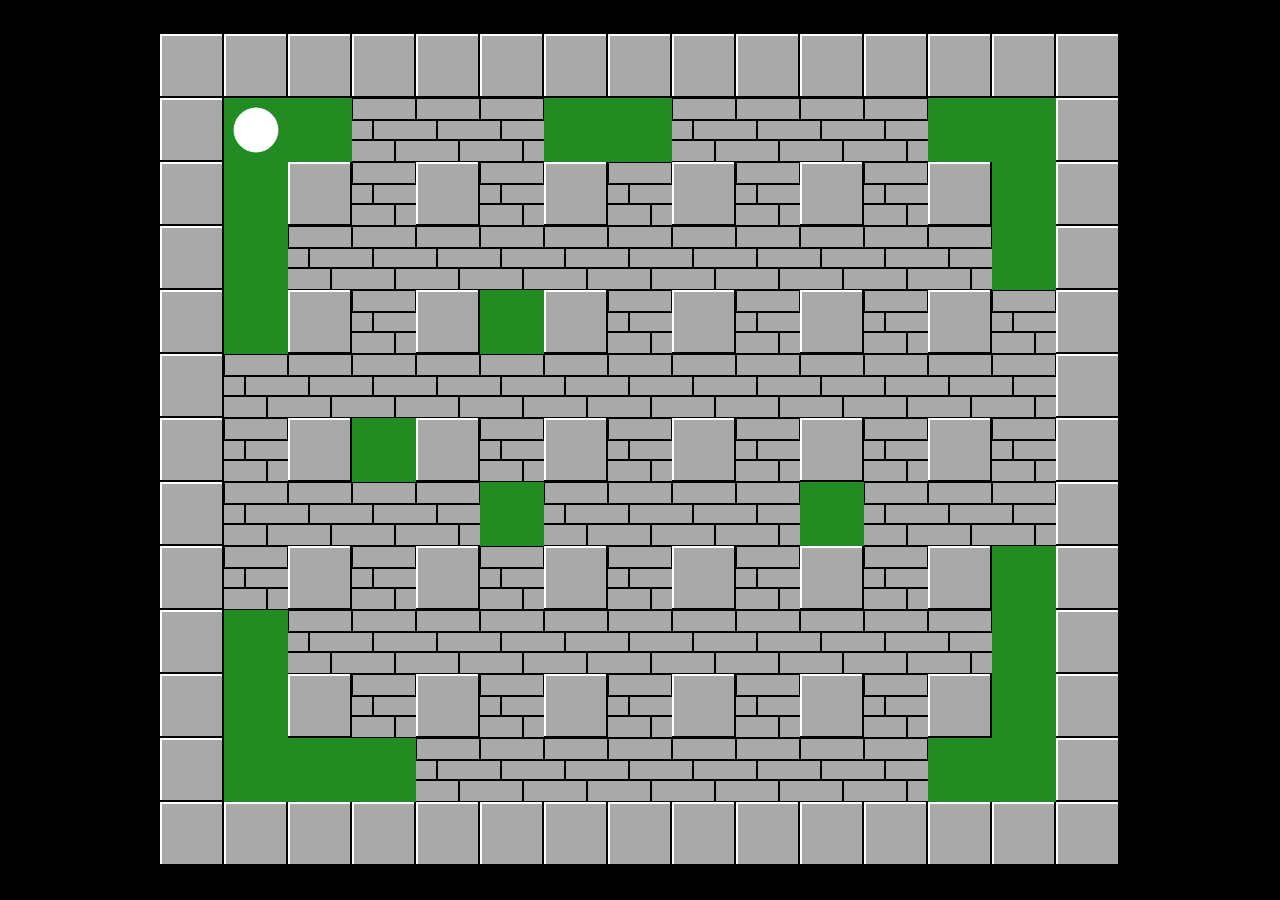
<file: bomberman.html>
<!DOCTYPE html>
<html>
<head>
  <title>Basic Bomberman HTML Game</title>
  <meta charset="UTF-8">
  <style>
  html, body {
    height: 100%;
    margin: 0;
  }

  body {
    background: black;
    display: flex;
    align-items: center;
    justify-content: center;
  }

  canvas {
    background: forestgreen;
  }
  </style>
</head>
<body>
<canvas width="960" height="832" id="game"></canvas>
<script>
const canvas = document.getElementById('game');
const context = canvas.getContext('2d');
const grid = 64;
const numRows = 13;
const numCols = 15;

// create a new canvas and draw the soft wall image. then we can use this
// canvas to draw the images later on
const softWallCanvas = document.createElement('canvas');
const softWallCtx = softWallCanvas.getContext('2d');
softWallCanvas.width = softWallCanvas.height = grid;

softWallCtx.fillStyle = 'black';
softWallCtx.fillRect(0, 0, grid, grid);
softWallCtx.fillStyle = '#a9a9a9';

// 1st row brick
softWallCtx.fillRect(1, 1, grid - 2, 20);

// 2nd row bricks
softWallCtx.fillRect(0, 23, 20, 18);
softWallCtx.fillRect(22, 23, 42, 18);

// 3rd row bricks
softWallCtx.fillRect(0, 43, 42, 20);
softWallCtx.fillRect(44, 43, 20, 20);

// create a new canvas and draw the soft wall image. then we can use this
// canvas to draw the images later on
const wallCanvas = document.createElement('canvas');
const wallCtx = wallCanvas.getContext('2d');
wallCanvas.width = wallCanvas.height = grid;

wallCtx.fillStyle = 'black';
wallCtx.fillRect(0, 0, grid, grid);
wallCtx.fillStyle = 'white';
wallCtx.fillRect(0, 0, grid - 2, grid - 2);
wallCtx.fillStyle = '#a9a9a9';
wallCtx.fillRect(2, 2, grid - 4, grid - 4);

// create a mapping of object types
const types = {
  wall: '▉',
  softWall: 1,
  bomb: 2
};

// keep track of all entities
let entities = [];

// keep track of what is in every cell of the game using a 2d array. the
// template is used to note where walls are and where soft walls cannot spawn.
// '▉' represents a wall
// 'x' represents a cell that cannot have a soft wall (player start zone)
let cells = [];
const template = [
  ['▉','▉','▉','▉','▉','▉','▉','▉','▉','▉','▉','▉','▉','▉','▉'],
  ['▉','x','x',   ,   ,   ,   ,   ,   ,   ,   ,   ,'x','x','▉'],
  ['▉','x','▉',   ,'▉',   ,'▉',   ,'▉',   ,'▉',   ,'▉','x','▉'],
  ['▉','x',   ,   ,   ,   ,   ,   ,   ,   ,   ,   ,   ,'x','▉'],
  ['▉',   ,'▉',   ,'▉',   ,'▉',   ,'▉',   ,'▉',   ,'▉',   ,'▉'],
  ['▉',   ,   ,   ,   ,   ,   ,   ,   ,   ,   ,   ,   ,   ,'▉'],
  ['▉',   ,'▉',   ,'▉',   ,'▉',   ,'▉',   ,'▉',   ,'▉',   ,'▉'],
  ['▉',   ,   ,   ,   ,   ,   ,   ,   ,   ,   ,   ,   ,   ,'▉'],
  ['▉',   ,'▉',   ,'▉',   ,'▉',   ,'▉',   ,'▉',   ,'▉',   ,'▉'],
  ['▉','x',   ,   ,   ,   ,   ,   ,   ,   ,   ,   ,   ,'x','▉'],
  ['▉','x','▉',   ,'▉',   ,'▉',   ,'▉',   ,'▉',   ,'▉','x','▉'],
  ['▉','x','x',   ,   ,   ,   ,   ,   ,   ,   ,   ,'x','x','▉'],
  ['▉','▉','▉','▉','▉','▉','▉','▉','▉','▉','▉','▉','▉','▉','▉']
];

// populate the level with walls and soft walls
function generateLevel() {
  cells = [];

  for (let row = 0; row < numRows; row++) {
    cells[row] = [];

    for (let col = 0; col < numCols; col++) {

      // 90% chance cells will contain a soft wall
      if (!template[row][col] && Math.random() < 0.90) {
        cells[row][col] = types.softWall;
      }
      else if (template[row][col] === types.wall) {
        cells[row][col] = types.wall;
      }
    }
  }
}

// blow up a bomb and its surrounding tiles
function blowUpBomb(bomb) {

  // bomb has already exploded so don't blow up again
  if (!bomb.alive) return;

  bomb.alive = false;

  // remove bomb from grid
  cells[bomb.row][bomb.col] = null;

  // explode bomb outward by size
  const dirs = [{
    // up
    row: -1,
    col: 0
  }, {
    // down
    row: 1,
    col: 0
  }, {
    // left
    row: 0,
    col: -1
  }, {
    // right
    row: 0,
    col: 1
  }];
  dirs.forEach((dir) => {
    for (let i = 0; i < bomb.size; i++) {
      const row = bomb.row + dir.row * i;
      const col = bomb.col + dir.col * i;
      const cell = cells[row][col];

      // stop the explosion if it hit a wall
      if (cell === types.wall) {
        return;
      }

      // center of the explosion is the first iteration of the loop
      entities.push(new Explosion(row, col, dir, i === 0 ? true : false));
      cells[row][col] = null;

      // bomb hit another bomb so blow that one up too
      if (cell === types.bomb) {

        // find the bomb that was hit by comparing positions
        const nextBomb = entities.find((entity) => {
          return (
            entity.type === types.bomb &&
            entity.row === row && entity.col === col
          );
        });
        blowUpBomb(nextBomb);
      }

      // stop the explosion if hit anything
      if (cell) {
        return;
      }
    }
  });
}

// bomb constructor function
function Bomb(row, col, size, owner) {
  this.row = row;
  this.col = col;
  this.radius = grid * 0.4;
  this.size = size;    // the size of the explosion
  this.owner = owner;  // which player placed this bomb
  this.alive = true;
  this.type = types.bomb;

  // bomb blows up after 3 seconds
  this.timer = 3000;

  // update the bomb each frame
  this.update = function(dt) {
    this.timer -= dt;

    // blow up bomb if timer is done
    if (this.timer <= 0) {
      return blowUpBomb(this);
    }

    // change the size of the bomb every half second. we can determine the size
    // by dividing by 500 (half a second) and taking the ceiling of the result.
    // then we can check if the result is even or odd and change the size
    const interval = Math.ceil(this.timer / 500);
    if (interval % 2 === 0) {
      this.radius = grid * 0.4;
    }
    else {
      this.radius = grid * 0.5;
    }
  };

  // render the bomb each frame
  this.render = function() {
    const x = (this.col + 0.5) * grid;
    const y = (this.row + 0.5) * grid;

    // draw bomb
    context.fillStyle = 'black';
    context.beginPath();
    context.arc(x, y, this.radius, 0, 2 * Math.PI);
    context.fill();

    // draw bomb fuse moving up and down with the bomb size
    const fuseY = (this.radius === grid * 0.5 ? grid * 0.15 : 0);
    context.strokeStyle = 'white';
    context.lineWidth = 5;
    context.beginPath();
    context.arc(
      (this.col + 0.75) * grid,
      (this.row + 0.25) * grid - fuseY,
      10, Math.PI, -Math.PI / 2
    );
    context.stroke();
  };
}

// explosion constructor function
function Explosion(row, col, dir, center) {
  this.row = row;
  this.col = col;
  this.dir = dir;
  this.alive = true;

  // show explosion for 0.3 seconds
  this.timer = 300;

  // update the explosion each frame
  this.update = function(dt) {
    this.timer -= dt;

    if (this.timer <=0) {
      this.alive = false;
    }
  };

  // render the explosion each frame
  this.render = function() {
    const x = this.col * grid;
    const y = this.row * grid;
    const horizontal = this.dir.col;
    const vertical = this.dir.row;

    // create a fire effect by stacking red, orange, and yellow on top of
    // each other using progressively smaller rectangles
    context.fillStyle = '#D72B16';  // red
    context.fillRect(x, y, grid, grid);

    context.fillStyle = '#F39642';  // orange

    // determine how to draw based on if it's vertical or horizontal
    // center draws both ways
    if (center || horizontal) {
      context.fillRect(x, y + 6, grid, grid - 12);
    }
    if (center || vertical) {
      context.fillRect(x + 6, y, grid - 12, grid);
    }

    context.fillStyle = '#FFE5A8';  // yellow

    if (center || horizontal) {
      context.fillRect(x, y + 12, grid, grid - 24);
    }
    if (center || vertical) {
      context.fillRect(x + 12, y, grid - 24, grid);
    }
  };
}

// player character (just a simple circle)
const player = {
  row: 1,
  col: 1,
  numBombs: 1,
  bombSize: 3,
  radius: grid * 0.35,
  render() {
    const x = (this.col + 0.5) * grid;
    const y = (this.row + 0.5) * grid;

    context.save();
    context.fillStyle = 'white';
    context.beginPath();
    context.arc(x, y, this.radius, 0, 2 * Math.PI);
    context.fill();
  }
}

// game loop
let last;
let dt;
function loop(timestamp) {
  requestAnimationFrame(loop);
  context.clearRect(0,0,canvas.width,canvas.height);

  // calculate the time difference since the last update. requestAnimationFrame
  // passes the current timestamp as a parameter to the loop
  if (!last) {
    last = timestamp;
  }
  dt = timestamp - last;
  last = timestamp;

  // update and render everything in the grid
  for (let row = 0; row < numRows; row++) {
    for (let col = 0; col < numCols; col++) {
      switch(cells[row][col]) {
        case types.wall:
          context.drawImage(wallCanvas, col * grid, row * grid);
          break;
        case types.softWall:
          context.drawImage(softWallCanvas, col * grid, row * grid);
          break;
      }
    }
  }

  // update and render all entities
  entities.forEach((entity) => {
    entity.update(dt);
    entity.render();
  });

  // remove dead entities
  entities = entities.filter((entity) => entity.alive);

  player.render();
}

// listen to keyboard events to move the snake
document.addEventListener('keydown', function(e) {
  let row = player.row;
  let col = player.col;

  // left arrow key
  if (e.which === 37) {
    col--;
  }
  // up arrow key
  else if (e.which === 38) {
    row--;
  }
  // right arrow key
  else if (e.which === 39) {
    col++;
  }
  // down arrow key
  else if (e.which === 40) {
    row++;
  }
  // space key (bomb)
  else if (
    e.which === 32 && !cells[row][col] &&
    // count the number of bombs the player has placed
    entities.filter((entity) => {
      return entity.type === types.bomb && entity.owner === player
    }).length < player.numBombs
  ) {
    // place bomb
    const bomb = new Bomb(row, col, player.bombSize, player);
    entities.push(bomb);
    cells[row][col] = types.bomb;
  }

  // don't move the player if something is already at that position
  if (!cells[row][col]) {
    player.row = row;
    player.col = col;
  }
});

// start the game
generateLevel();
requestAnimationFrame(loop);
</script>
</body>
</html>
</file>
<file: breakout.html>
<!DOCTYPE html>
<html>
<head>
  <title>Basic Breakout HTML Game</title>
  <meta charset="UTF-8">
  <style>
  html, body {
    height: 100%;
    margin: 0;
  }

  body {
    background: black;
    display: flex;
    align-items: center;
    justify-content: center;
  }
  </style>
</head>
<body>
<canvas width="400" height="500" id="game"></canvas>
<script>
const canvas = document.getElementById('game');
const context = canvas.getContext('2d');

// each row is 14 bricks long. the level consists of 6 blank rows then 8 rows
// of 4 colors: red, orange, green, and yellow
const level1 = [
  [],
  [],
  [],
  [],
  [],
  [],
  ['R','R','R','R','R','R','R','R','R','R','R','R','R','R'],
  ['R','R','R','R','R','R','R','R','R','R','R','R','R','R'],
  ['O','O','O','O','O','O','O','O','O','O','O','O','O','O'],
  ['O','O','O','O','O','O','O','O','O','O','O','O','O','O'],
  ['G','G','G','G','G','G','G','G','G','G','G','G','G','G'],
  ['G','G','G','G','G','G','G','G','G','G','G','G','G','G'],
  ['Y','Y','Y','Y','Y','Y','Y','Y','Y','Y','Y','Y','Y','Y'],
  ['Y','Y','Y','Y','Y','Y','Y','Y','Y','Y','Y','Y','Y','Y']
];

// create a mapping between color short code (R, O, G, Y) and color name
const colorMap = {
  'R': 'red',
  'O': 'orange',
  'G': 'green',
  'Y': 'yellow'
};

// use a 2px gap between each brick
const brickGap = 2;
const brickWidth = 25;
const brickHeight = 12;

// the wall width takes up the remaining space of the canvas width. with 14 bricks
// and 13 2px gaps between them, thats: 400 - (14 * 25 + 2 * 13) = 24px. so each
// wall will be 12px
const wallSize = 12;
const bricks = [];

// create the level by looping over each row and column in the level1 array
// and creating an object with the bricks position (x, y) and color
for (let row = 0; row < level1.length; row++) {
  for (let col = 0; col < level1[row].length; col++) {
    const colorCode = level1[row][col];

    bricks.push({
      x: wallSize + (brickWidth + brickGap) * col,
      y: wallSize + (brickHeight + brickGap) * row,
      color: colorMap[colorCode],
      width: brickWidth,
      height: brickHeight
    });
  }
}

const paddle = {
  // place the paddle horizontally in the middle of the screen
  x: canvas.width / 2 - brickWidth / 2,
  y: 440,
  width: brickWidth,
  height: brickHeight,

  // paddle x velocity
  dx: 0
};

const ball = {
  x: 130,
  y: 260,
  width: 5,
  height: 5,

  // how fast the ball should go in either the x or y direction
  speed: 2,

  // ball velocity
  dx: 0,
  dy: 0
};

// check for collision between two objects using axis-aligned bounding box (AABB)
// @see https://developer.mozilla.org/en-US/docs/Games/Techniques/2D_collision_detection
function collides(obj1, obj2) {
  return obj1.x < obj2.x + obj2.width &&
         obj1.x + obj1.width > obj2.x &&
         obj1.y < obj2.y + obj2.height &&
         obj1.y + obj1.height > obj2.y;
}

// game loop
function loop() {
  requestAnimationFrame(loop);
  context.clearRect(0,0,canvas.width,canvas.height);

  // move paddle by it's velocity
  paddle.x += paddle.dx;

  // prevent paddle from going through walls
  if (paddle.x < wallSize) {
    paddle.x = wallSize
  }
  else if (paddle.x + brickWidth > canvas.width - wallSize) {
    paddle.x = canvas.width - wallSize - brickWidth;
  }

  // move ball by it's velocity
  ball.x += ball.dx;
  ball.y += ball.dy;

  // prevent ball from going through walls by changing its velocity
  // left & right walls
  if (ball.x < wallSize) {
    ball.x = wallSize;
    ball.dx *= -1;
  }
  else if (ball.x + ball.width > canvas.width - wallSize) {
    ball.x = canvas.width - wallSize - ball.width;
    ball.dx *= -1;
  }
  // top wall
  if (ball.y < wallSize) {
    ball.y = wallSize;
    ball.dy *= -1;
  }

  // reset ball if it goes below the screen
  if (ball.y > canvas.height) {
    ball.x = 130;
    ball.y = 260;
    ball.dx = 0;
    ball.dy = 0;
  }

  // check to see if ball collides with paddle. if they do change y velocity
  if (collides(ball, paddle)) {
    ball.dy *= -1;

    // move ball above the paddle otherwise the collision will happen again
    // in the next frame
    ball.y = paddle.y - ball.height;
  }

  // check to see if ball collides with a brick. if it does, remove the brick
  // and change the ball velocity based on the side the brick was hit on
  for (let i = 0; i < bricks.length; i++) {
    const brick = bricks[i];

    if (collides(ball, brick)) {
      // remove brick from the bricks array
      bricks.splice(i, 1);

      // ball is above or below the brick, change y velocity
      // account for the balls speed since it will be inside the brick when it
      // collides
      if (ball.y + ball.height - ball.speed <= brick.y ||
          ball.y >= brick.y + brick.height - ball.speed) {
        ball.dy *= -1;
      }
      // ball is on either side of the brick, change x velocity
      else {
        ball.dx *= -1;
      }

      break;
    }
  }

  // draw walls
  context.fillStyle = 'lightgrey';
  context.fillRect(0, 0, canvas.width, wallSize);
  context.fillRect(0, 0, wallSize, canvas.height);
  context.fillRect(canvas.width - wallSize, 0, wallSize, canvas.height);

  // draw ball if it's moving
  if (ball.dx || ball.dy) {
    context.fillRect(ball.x, ball.y, ball.width, ball.height);
  }

  // draw bricks
  bricks.forEach(function(brick) {
    context.fillStyle = brick.color;
    context.fillRect(brick.x, brick.y, brick.width, brick.height);
  });

  // draw paddle
  context.fillStyle = 'cyan';
  context.fillRect(paddle.x, paddle.y, paddle.width, paddle.height);
}

// listen to keyboard events to move the paddle
document.addEventListener('keydown', function(e) {
  // left arrow key
  if (e.which === 37) {
    paddle.dx = -3;
  }
  // right arrow key
  else if (e.which === 39) {
    paddle.dx = 3;
  }

  // space key
  // if they ball is not moving, we can launch the ball using the space key. ball
  // will move towards the bottom right to start
  if (ball.dx === 0 && ball.dy === 0 && e.which === 32) {
    ball.dx = ball.speed;
    ball.dy = ball.speed;
  }
});

// listen to keyboard events to stop the paddle if key is released
document.addEventListener('keyup', function(e) {
  if (e.which === 37 || e.which === 39) {
    paddle.dx = 0;
  }
});

// start the game
requestAnimationFrame(loop);
</script>
</body>
</html>
</file>
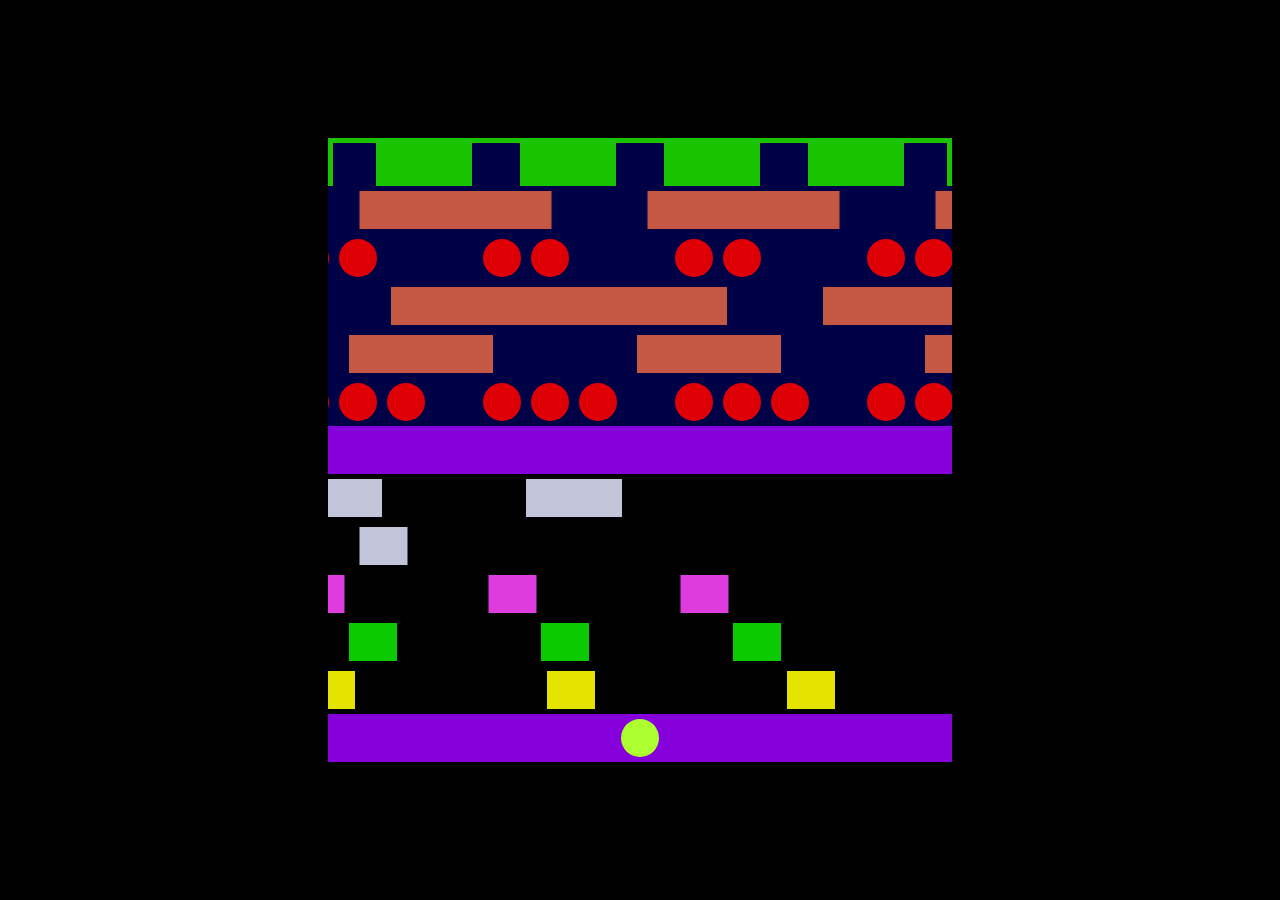
<file: frogger.html>
<!DOCTYPE html>
<html>
<head>
  <title>Basic Frogger HTML Game</title>
  <meta charset="UTF-8">
  <style>
  html, body {
    height: 100%;
    margin: 0;
  }

  body {
    background: black;
    display: flex;
    align-items: center;
    justify-content: center;
  }
  </style>
</head>
<body>
<canvas width="624" height="720" id="game"></canvas>
<script>
const canvas = document.getElementById('game');
const context = canvas.getContext('2d');

const grid = 48;
const gridGap = 10;

// a simple sprite prototype function
function Sprite(props) {
  // shortcut for assigning all object properties to the sprite
  Object.assign(this, props);
}
Sprite.prototype.render = function() {
  context.fillStyle = this.color;

  // draw a rectangle sprite
  if (this.shape === 'rect') {
    // by using a size less than the grid we can ensure there is a visual space
    // between each row
    context.fillRect(this.x, this.y + gridGap / 2, this.size, grid - gridGap);
  }
  // draw a circle sprite. since size is the diameter we need to divide by 2
  // to get the radius. also the x/y position needs to be centered instead of
  // the top-left corner of the sprite
  else {
    context.beginPath();
    context.arc(
      this.x + this.size / 2, this.y + this.size / 2,
      this.size / 2 - gridGap / 2, 0, 2 * Math.PI
    );
    context.fill();
  }
}

const frogger = new Sprite({
  x: grid * 6,
  y: grid * 13,
  color: 'greenyellow',
  size: grid,
  shape: 'circle'
});
const scoredFroggers = [];

// a pattern describes each obstacle in the row
const patterns = [
  // end bank is safe
  null,

  // log
  {
    spacing: [2],      // how many grid spaces between each obstacle
    color: '#c55843',  // color of the obstacle
    size: grid * 4,    // width (rect) / diameter (circle) of the obstacle
    shape: 'rect',     // shape of the obstacle (rect or circle)
    speed: 0.75        // how fast the obstacle moves and which direction
  },

  // turtle
  {
    spacing: [0,2,0,2,0,2,0,4],
    color: '#de0004',
    size: grid,
    shape: 'circle',
    speed: -1
  },

  // long log
  {
    spacing: [2],
    color: '#c55843',
    size: grid * 7,
    shape: 'rect',
    speed: 1.5
  },

  // log
  {
    spacing: [3],
    color: '#c55843',
    size: grid * 3,
    shape: 'rect',
    speed: 0.5
  },

  // turtle
  {
    spacing: [0,0,1],
    color: '#de0004',
    size: grid,
    shape: 'circle',
    speed: -1
  },

  // beach is safe
  null,

  // truck
  {
    spacing: [3,8],
    color: '#c2c4da',
    size: grid * 2,
    shape: 'rect',
    speed: -1
  },

  // fast car
  {
    spacing: [14],
    color: '#c2c4da',
    size: grid,
    shape: 'rect',
    speed: 0.75
  },

  // car
  {
    spacing: [3,3,7],
    color: '#de3cdd',
    size: grid,
    shape: 'rect',
    speed: -0.75
  },

  // bulldozer
  {
    spacing: [3,3,7],
    color: '#0bcb00',
    size: grid,
    shape: 'rect',
    speed: 0.5
  },

  // car
  {
    spacing: [4],
    color: '#e5e401',
    size: grid,
    shape: 'rect',
    speed: -0.5
  },

  // start zone is safe
  null
];

// rows holds all the sprites for that row
const rows = [];
for (let i = 0; i < patterns.length; i++) {
  rows[i] = [];

  let x = 0;
  let index = 0;
  const pattern = patterns[i];

  // skip empty patterns (safe zones)
  if (!pattern) {
    continue;
  }

  // allow there to be 1 extra pattern offscreen so the loop is seamless
  // (especially for the long log)
  let totalPatternWidth =
    pattern.spacing.reduce((acc, space) => acc + space, 0) * grid +
    pattern.spacing.length * pattern.size;
  let endX = 0;
  while (endX < canvas.width) {
    endX += totalPatternWidth;
  }
  endX += totalPatternWidth;

  // populate the row with sprites
  while (x < endX) {
    rows[i].push(new Sprite({
      x,
      y: grid * (i + 1),
      index,
      ...pattern
    }));

    // move the next sprite over according to the spacing
    const spacing = pattern.spacing;
    x += pattern.size + spacing[index] * grid;
    index = (index + 1) % spacing.length;
  }
}

// game loop
function loop() {
  requestAnimationFrame(loop);
  context.clearRect(0,0,canvas.width,canvas.height);

  // draw the game background
  // water
  context.fillStyle = '#000047';
  context.fillRect(0, grid, canvas.width, grid * 6);

  // end bank
  context.fillStyle = '#1ac300';
  context.fillRect(0, grid, canvas.width, 5);
  context.fillRect(0, grid, 5, grid);
  context.fillRect(canvas.width - 5, grid, 5, grid);
  for (let i = 0; i < 4; i++) {
    context.fillRect(grid + grid * 3 * i, grid, grid * 2, grid);
  }

  // beach
  context.fillStyle = '#8500da';
  context.fillRect(0, 7 * grid, canvas.width, grid);

  // start zone
  context.fillRect(0, canvas.height - grid * 2, canvas.width, grid);

  // update and draw obstacles
  for (let r = 0; r < rows.length; r++) {
    const row = rows[r];

    for (let i = 0; i < row.length; i++) {
      const sprite = row[i]
      sprite.x += sprite.speed;
      sprite.render();

      // loop sprite around the screen
      // sprite is moving to the left and goes offscreen
      if (sprite.speed < 0 && sprite.x < 0 - sprite.size) {

        // find the rightmost sprite
        let rightMostSprite = sprite;
        for (let j = 0; j < row.length; j++) {
          if (row[j].x > rightMostSprite.x) {
            rightMostSprite = row[j];
          }
        }

        // move the sprite to the next spot in the pattern so it continues
        const spacing = patterns[r].spacing;
        sprite.x =
          rightMostSprite.x + rightMostSprite.size +
          spacing[rightMostSprite.index] * grid;
        sprite.index = (rightMostSprite.index + 1) % spacing.length;
      }

      // sprite is moving to the right and goes offscreen
      if (sprite.speed > 0 && sprite.x > canvas.width) {

        // find the leftmost sprite
        let leftMostSprite = sprite;
        for (let j = 0; j < row.length; j++) {
          if (row[j].x < leftMostSprite.x) {
            leftMostSprite = row[j];
          }
        }

        // move the sprite to the next spot in the pattern so it continues
        const spacing = patterns[r].spacing;
        let index = leftMostSprite.index - 1;
        index = index >= 0 ? index : spacing.length - 1;
        sprite.x = leftMostSprite.x - spacing[index] * grid - sprite.size;
        sprite.index = index;
      }
    }
  }

  // draw frogger
  frogger.x += frogger.speed || 0;
  frogger.render();

  // draw scored froggers
  scoredFroggers.forEach(frog => frog.render());

  // check for collision with all sprites in the same row as frogger
  const froggerRow = frogger.y / grid - 1 | 0;
  let collision = false;
  for (let i = 0; i < rows[froggerRow].length; i++) {
    let sprite = rows[froggerRow][i];

    // axis-aligned bounding box (AABB) collision check
    // treat any circles as rectangles for the purposes of collision
    if (frogger.x < sprite.x + sprite.size - gridGap &&
        frogger.x + grid - gridGap > sprite.x &&
        frogger.y < sprite.y + grid &&
        frogger.y + grid > sprite.y) {
      collision = true;

      // reset frogger if got hit by car
      if (froggerRow > rows.length / 2) {
        frogger.x = grid * 6;
        frogger.y = grid * 13;
      }
      // move frogger along with obstacle
      else {
        frogger.speed = sprite.speed;
      }
    }
  }

  if (!collision) {
    // if fogger isn't colliding reset speed
    frogger.speed = 0;

    // frogger got to end bank (goal every 3 cols)
    const col = (frogger.x + grid / 2) / grid | 0;
    if (froggerRow === 0 && col % 3 === 0 &&
        // check to see if there isn't a scored frog already there
        !scoredFroggers.find(frog => frog.x === col * grid)) {
      scoredFroggers.push(new Sprite({
        ...frogger,
        x: col * grid,
        y: frogger.y + 5
      }));
    }

    // reset frogger if not on obstacle in river
    if (froggerRow < rows.length / 2 - 1) {
      frogger.x = grid * 6;
      frogger.y = grid * 13;
    }
  }
}

// listen to keyboard events to move frogger
document.addEventListener('keydown', function(e) {
  // left arrow key
  if (e.which === 37) {
    frogger.x -= grid;
  }
  // right arrow key
  else if (e.which === 39) {
    frogger.x += grid;
  }

  // up arrow key
  else if (e.which === 38) {
    frogger.y -= grid;
  }
  // down arrow key
  else if (e.which === 40) {
    frogger.y += grid;
  }

  // clamp frogger position to stay on screen
  frogger.x = Math.min( Math.max(0, frogger.x), canvas.width - grid);
  frogger.y = Math.min( Math.max(grid, frogger.y), canvas.height - grid * 2);
});

// start the game
requestAnimationFrame(loop);
</script>
</body>
</html>
</file>
<file: pong.html>
<!DOCTYPE html>
<html>
<head>
  <title>Basic Pong HTML Game</title>
  <meta charset="UTF-8">
  <style>
  html, body {
    height: 100%;
    margin: 0;
  }

  body {
    background: black;
    display: flex;
    align-items: center;
    justify-content: center;
  }
  </style>
</head>
<body>
<canvas width="750" height="585" id="game"></canvas>
<script>
const canvas = document.getElementById('game');
const context = canvas.getContext('2d');
const grid = 15;
const paddleHeight = grid * 5; // 80
const maxPaddleY = canvas.height - grid - paddleHeight;

var paddleSpeed = 6;
var ballSpeed = 5;

const leftPaddle = {
  // start in the middle of the game on the left side
  x: grid * 2,
  y: canvas.height / 2 - paddleHeight / 2,
  width: grid,
  height: paddleHeight,

  // paddle velocity
  dy: 0
};
const rightPaddle = {
  // start in the middle of the game on the right side
  x: canvas.width - grid * 3,
  y: canvas.height / 2 - paddleHeight / 2,
  width: grid,
  height: paddleHeight,

  // paddle velocity
  dy: 0
};
const ball = {
  // start in the middle of the game
  x: canvas.width / 2,
  y: canvas.height / 2,
  width: grid,
  height: grid,

  // keep track of when need to reset the ball position
  resetting: false,

  // ball velocity (start going to the top-right corner)
  dx: ballSpeed,
  dy: -ballSpeed
};

// check for collision between two objects using axis-aligned bounding box (AABB)
// @see https://developer.mozilla.org/en-US/docs/Games/Techniques/2D_collision_detection
function collides(obj1, obj2) {
  return obj1.x < obj2.x + obj2.width &&
         obj1.x + obj1.width > obj2.x &&
         obj1.y < obj2.y + obj2.height &&
         obj1.y + obj1.height > obj2.y;
}

// game loop
function loop() {
  requestAnimationFrame(loop);
  context.clearRect(0,0,canvas.width,canvas.height);

  // move paddles by their velocity
  leftPaddle.y += leftPaddle.dy;
  rightPaddle.y += rightPaddle.dy;

  // prevent paddles from going through walls
  if (leftPaddle.y < grid) {
    leftPaddle.y = grid;
  }
  else if (leftPaddle.y > maxPaddleY) {
    leftPaddle.y = maxPaddleY;
  }

  if (rightPaddle.y < grid) {
    rightPaddle.y = grid;
  }
  else if (rightPaddle.y > maxPaddleY) {
    rightPaddle.y = maxPaddleY;
  }

  // draw paddles
  context.fillStyle = 'white';
  context.fillRect(leftPaddle.x, leftPaddle.y, leftPaddle.width, leftPaddle.height);
  context.fillRect(rightPaddle.x, rightPaddle.y, rightPaddle.width, rightPaddle.height);

  // move ball by its velocity
  ball.x += ball.dx;
  ball.y += ball.dy;

  // prevent ball from going through walls by changing its velocity
  if (ball.y < grid) {
    ball.y = grid;
    ball.dy *= -1;
  }
  else if (ball.y + grid > canvas.height - grid) {
    ball.y = canvas.height - grid * 2;
    ball.dy *= -1;
  }

  // reset ball if it goes past paddle (but only if we haven't already done so)
  if ( (ball.x < 0 || ball.x > canvas.width) && !ball.resetting) {
    ball.resetting = true;

    // give some time for the player to recover before launching the ball again
    setTimeout(() => {
      ball.resetting = false;
      ball.x = canvas.width / 2;
      ball.y = canvas.height / 2;
    }, 400);
  }

  // check to see if ball collides with paddle. if they do change x velocity
  if (collides(ball, leftPaddle)) {
    ball.dx *= -1;

    // move ball next to the paddle otherwise the collision will happen again
    // in the next frame
    ball.x = leftPaddle.x + leftPaddle.width;
  }
  else if (collides(ball, rightPaddle)) {
    ball.dx *= -1;

    // move ball next to the paddle otherwise the collision will happen again
    // in the next frame
    ball.x = rightPaddle.x - ball.width;
  }

  // draw ball
  context.fillRect(ball.x, ball.y, ball.width, ball.height);

  // draw walls
  context.fillStyle = 'lightgrey';
  context.fillRect(0, 0, canvas.width, grid);
  context.fillRect(0, canvas.height - grid, canvas.width, canvas.height);

  // draw dotted line down the middle
  for (let i = grid; i < canvas.height - grid; i += grid * 2) {
    context.fillRect(canvas.width / 2 - grid / 2, i, grid, grid);
  }
}

// listen to keyboard events to move the paddles
document.addEventListener('keydown', function(e) {

  // up arrow key
  if (e.which === 38) {
    rightPaddle.dy = -paddleSpeed;
  }
  // down arrow key
  else if (e.which === 40) {
    rightPaddle.dy = paddleSpeed;
  }

  // w key
  if (e.which === 87) {
    leftPaddle.dy = -paddleSpeed;
  }
  // a key
  else if (e.which === 83) {
    leftPaddle.dy = paddleSpeed;
  }
});

// listen to keyboard events to stop the paddle if key is released
document.addEventListener('keyup', function(e) {
  if (e.which === 38 || e.which === 40) {
    rightPaddle.dy = 0;
  }

  if (e.which === 83 || e.which === 87) {
    leftPaddle.dy = 0;
  }
});

// start the game
requestAnimationFrame(loop);
</script>
</body>
</html>
</file>
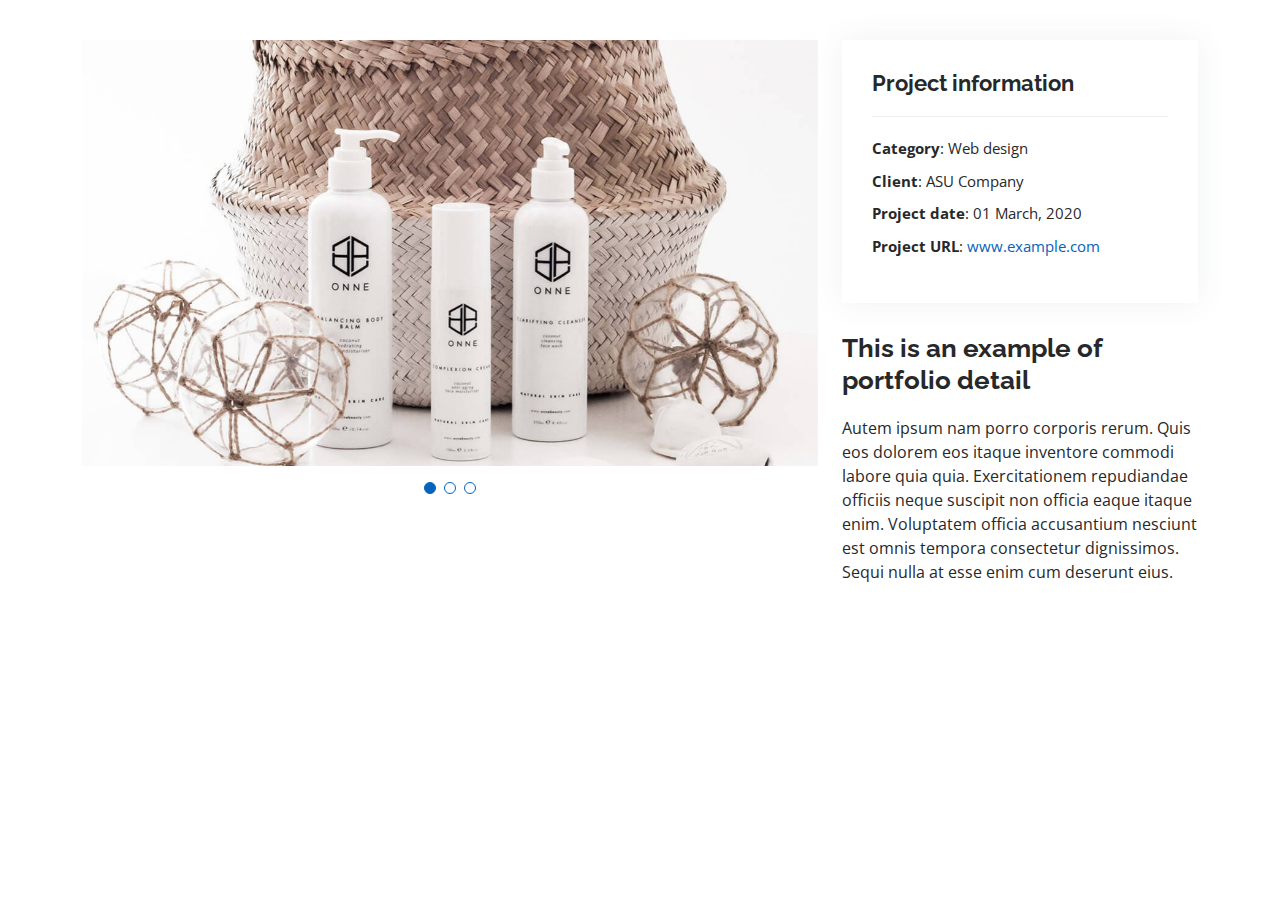
<file: portfolio-details.html>
<!DOCTYPE html>
<html lang="en">

<head>
  <meta charset="utf-8">
  <meta content="width=device-width, initial-scale=1.0" name="viewport">

  <title>Portfolio Details - Personal Bootstrap Template</title>
  <meta content="" name="description">
  <meta content="" name="keywords">

  <!-- Favicons -->
  <link href="assets/img/favicon.png" rel="icon">
  <link href="assets/img/apple-touch-icon.png" rel="apple-touch-icon">

  <!-- Google Fonts -->
  <link href="https://fonts.googleapis.com/css?family=Open+Sans:300,300i,400,400i,600,600i,700,700i|Raleway:300,300i,400,400i,500,500i,600,600i,700,700i|Poppins:300,300i,400,400i,500,500i,600,600i,700,700i" rel="stylesheet">

  <!-- Vendor CSS Files -->
  <link href="assets/vendor/aos/aos.css" rel="stylesheet">
  <link href="assets/vendor/bootstrap/css/bootstrap.min.css" rel="stylesheet">
  <link href="assets/vendor/bootstrap-icons/bootstrap-icons.css" rel="stylesheet">
  <link href="assets/vendor/boxicons/css/boxicons.min.css" rel="stylesheet">
  <link href="assets/vendor/glightbox/css/glightbox.min.css" rel="stylesheet">
  <link href="assets/vendor/swiper/swiper-bundle.min.css" rel="stylesheet">

  <!-- Template Main CSS File -->
  <link href="assets/css/style.css" rel="stylesheet">

  <!-- =======================================================
  * Template Name: MyResume - v4.10.0
  * Template URL: https://bootstrapmade.com/free-html-bootstrap-template-my-resume/
  * Author: BootstrapMade.com
  * License: https://bootstrapmade.com/license/
  ======================================================== -->
</head>

<body>

  <main id="main">

    <!-- ======= Portfolio Details Section ======= -->
    <section id="portfolio-details" class="portfolio-details">
      <div class="container">

        <div class="row gy-4">

          <div class="col-lg-8">
            <div class="portfolio-details-slider swiper">
              <div class="swiper-wrapper align-items-center">

                <div class="swiper-slide">
                  <img src="assets/img/portfolio/portfolio-details-1.jpg" alt="">
                </div>

                <div class="swiper-slide">
                  <img src="assets/img/portfolio/portfolio-details-2.jpg" alt="">
                </div>

                <div class="swiper-slide">
                  <img src="assets/img/portfolio/portfolio-details-3.jpg" alt="">
                </div>

              </div>
              <div class="swiper-pagination"></div>
            </div>
          </div>

          <div class="col-lg-4">
            <div class="portfolio-info">
              <h3>Project information</h3>
              <ul>
                <li><strong>Category</strong>: Web design</li>
                <li><strong>Client</strong>: ASU Company</li>
                <li><strong>Project date</strong>: 01 March, 2020</li>
                <li><strong>Project URL</strong>: <a href="#">www.example.com</a></li>
              </ul>
            </div>
            <div class="portfolio-description">
              <h2>This is an example of portfolio detail</h2>
              <p>
                Autem ipsum nam porro corporis rerum. Quis eos dolorem eos itaque inventore commodi labore quia quia. Exercitationem repudiandae officiis neque suscipit non officia eaque itaque enim. Voluptatem officia accusantium nesciunt est omnis tempora consectetur dignissimos. Sequi nulla at esse enim cum deserunt eius.
              </p>
            </div>
          </div>

        </div>

      </div>
    </section><!-- End Portfolio Details Section -->

  </main><!-- End #main -->

  <div id="preloader"></div>
  <a href="#" class="back-to-top d-flex align-items-center justify-content-center"><i class="bi bi-arrow-up-short"></i></a>

  <!-- Vendor JS Files -->
  <script src="assets/vendor/purecounter/purecounter_vanilla.js"></script>
  <script src="assets/vendor/aos/aos.js"></script>
  <script src="assets/vendor/bootstrap/js/bootstrap.bundle.min.js"></script>
  <script src="assets/vendor/glightbox/js/glightbox.min.js"></script>
  <script src="assets/vendor/isotope-layout/isotope.pkgd.min.js"></script>
  <script src="assets/vendor/swiper/swiper-bundle.min.js"></script>
  <script src="assets/vendor/typed.js/typed.min.js"></script>
  <script src="assets/vendor/waypoints/noframework.waypoints.js"></script>
  <script src="assets/vendor/php-email-form/validate.js"></script>

  <!-- Template Main JS File -->
  <script src="assets/js/main.js"></script>

</body>

</html>
</file>
<file: snake.html>
<!DOCTYPE html>
<html>
<head>
  <title>Basic Snake HTML Game</title>
  <meta charset="UTF-8">
  <style>
  html, body {
    height: 100%;
    margin: 0;
  }

  body {
    background: black;
    display: flex;
    align-items: center;
    justify-content: center;
  }
  canvas {
    border: 1px solid white;
  }
  </style>
</head>
<body>
<canvas width="400" height="400" id="game"></canvas>
<script>
var canvas = document.getElementById('game');
var context = canvas.getContext('2d');

// the canvas width & height, snake x & y, and the apple x & y, all need to be a multiples of the grid size in order for collision detection to work
// (e.g. 16 * 25 = 400)
var grid = 16;
var count = 0;

var snake = {
  x: 160,
  y: 160,

  // snake velocity. moves one grid length every frame in either the x or y direction
  dx: grid,
  dy: 0,

  // keep track of all grids the snake body occupies
  cells: [],

  // length of the snake. grows when eating an apple
  maxCells: 4
};
var apple = {
  x: 320,
  y: 320
};

// get random whole numbers in a specific range
// @see https://stackoverflow.com/a/1527820/2124254
function getRandomInt(min, max) {
  return Math.floor(Math.random() * (max - min)) + min;
}

// game loop
function loop() {
  requestAnimationFrame(loop);

  // slow game loop to 15 fps instead of 60 (60/15 = 4)
  if (++count < 4) {
    return;
  }

  count = 0;
  context.clearRect(0,0,canvas.width,canvas.height);

  // move snake by it's velocity
  snake.x += snake.dx;
  snake.y += snake.dy;

  // wrap snake position horizontally on edge of screen
  if (snake.x < 0) {
    snake.x = canvas.width - grid;
  }
  else if (snake.x >= canvas.width) {
    snake.x = 0;
  }

  // wrap snake position vertically on edge of screen
  if (snake.y < 0) {
    snake.y = canvas.height - grid;
  }
  else if (snake.y >= canvas.height) {
    snake.y = 0;
  }

  // keep track of where snake has been. front of the array is always the head
  snake.cells.unshift({x: snake.x, y: snake.y});

  // remove cells as we move away from them
  if (snake.cells.length > snake.maxCells) {
    snake.cells.pop();
  }

  // draw apple
  context.fillStyle = 'red';
  context.fillRect(apple.x, apple.y, grid-1, grid-1);

  // draw snake one cell at a time
  context.fillStyle = 'green';
  snake.cells.forEach(function(cell, index) {

    // drawing 1 px smaller than the grid creates a grid effect in the snake body so you can see how long it is
    context.fillRect(cell.x, cell.y, grid-1, grid-1);

    // snake ate apple
    if (cell.x === apple.x && cell.y === apple.y) {
      snake.maxCells++;

      // canvas is 400x400 which is 25x25 grids
      apple.x = getRandomInt(0, 25) * grid;
      apple.y = getRandomInt(0, 25) * grid;
    }

    // check collision with all cells after this one (modified bubble sort)
    for (var i = index + 1; i < snake.cells.length; i++) {

      // snake occupies same space as a body part. reset game
      if (cell.x === snake.cells[i].x && cell.y === snake.cells[i].y) {
        snake.x = 160;
        snake.y = 160;
        snake.cells = [];
        snake.maxCells = 4;
        snake.dx = grid;
        snake.dy = 0;

        apple.x = getRandomInt(0, 25) * grid;
        apple.y = getRandomInt(0, 25) * grid;
      }
    }
  });
}

// listen to keyboard events to move the snake
document.addEventListener('keydown', function(e) {
  // prevent snake from backtracking on itself by checking that it's
  // not already moving on the same axis (pressing left while moving
  // left won't do anything, and pressing right while moving left
  // shouldn't let you collide with your own body)

  // left arrow key
  if (e.which === 37 && snake.dx === 0) {
    snake.dx = -grid;
    snake.dy = 0;
  }
  // up arrow key
  else if (e.which === 38 && snake.dy === 0) {
    snake.dy = -grid;
    snake.dx = 0;
  }
  // right arrow key
  else if (e.which === 39 && snake.dx === 0) {
    snake.dx = grid;
    snake.dy = 0;
  }
  // down arrow key
  else if (e.which === 40 && snake.dy === 0) {
    snake.dy = grid;
    snake.dx = 0;
  }
});

// start the game
requestAnimationFrame(loop);
</script>
</body>
</html>
</file>
<file: tetris.html>
<!DOCTYPE html>
<html>
<head>
  <title>Basic Tetris HTML Game</title>
  <meta charset="UTF-8">
  <style>
  html, body {
    height: 100%;
    margin: 0;
  }

  body {
    background: black;
    display: flex;
    align-items: center;
    justify-content: center;
  }

  canvas {
    border: 1px solid white;
  }
  </style>
</head>
<body>
<canvas width="320" height="640" id="game"></canvas>
<script>
// https://tetris.fandom.com/wiki/Tetris_Guideline

// get a random integer between the range of [min,max]
// @see https://stackoverflow.com/a/1527820/2124254
function getRandomInt(min, max) {
  min = Math.ceil(min);
  max = Math.floor(max);

  return Math.floor(Math.random() * (max - min + 1)) + min;
}

// generate a new tetromino sequence
// @see https://tetris.fandom.com/wiki/Random_Generator
function generateSequence() {
  const sequence = ['I', 'J', 'L', 'O', 'S', 'T', 'Z'];

  while (sequence.length) {
    const rand = getRandomInt(0, sequence.length - 1);
    const name = sequence.splice(rand, 1)[0];
    tetrominoSequence.push(name);
  }
}

// get the next tetromino in the sequence
function getNextTetromino() {
  if (tetrominoSequence.length === 0) {
    generateSequence();
  }

  const name = tetrominoSequence.pop();
  const matrix = tetrominos[name];

  // I and O start centered, all others start in left-middle
  const col = playfield[0].length / 2 - Math.ceil(matrix[0].length / 2);

  // I starts on row 21 (-1), all others start on row 22 (-2)
  const row = name === 'I' ? -1 : -2;

  return {
    name: name,      // name of the piece (L, O, etc.)
    matrix: matrix,  // the current rotation matrix
    row: row,        // current row (starts offscreen)
    col: col         // current col
  };
}

// rotate an NxN matrix 90deg
// @see https://codereview.stackexchange.com/a/186834
function rotate(matrix) {
  const N = matrix.length - 1;
  const result = matrix.map((row, i) =>
    row.map((val, j) => matrix[N - j][i])
  );

  return result;
}

// check to see if the new matrix/row/col is valid
function isValidMove(matrix, cellRow, cellCol) {
  for (let row = 0; row < matrix.length; row++) {
    for (let col = 0; col < matrix[row].length; col++) {
      if (matrix[row][col] && (
          // outside the game bounds
          cellCol + col < 0 ||
          cellCol + col >= playfield[0].length ||
          cellRow + row >= playfield.length ||
          // collides with another piece
          playfield[cellRow + row][cellCol + col])
        ) {
        return false;
      }
    }
  }

  return true;
}

// place the tetromino on the playfield
function placeTetromino() {
  for (let row = 0; row < tetromino.matrix.length; row++) {
    for (let col = 0; col < tetromino.matrix[row].length; col++) {
      if (tetromino.matrix[row][col]) {

        // game over if piece has any part offscreen
        if (tetromino.row + row < 0) {
          return showGameOver();
        }

        playfield[tetromino.row + row][tetromino.col + col] = tetromino.name;
      }
    }
  }

  // check for line clears starting from the bottom and working our way up
  for (let row = playfield.length - 1; row >= 0; ) {
    if (playfield[row].every(cell => !!cell)) {

      // drop every row above this one
      for (let r = row; r >= 0; r--) {
        for (let c = 0; c < playfield[r].length; c++) {
          playfield[r][c] = playfield[r-1][c];
        }
      }
    }
    else {
      row--;
    }
  }

  tetromino = getNextTetromino();
}

// show the game over screen
function showGameOver() {
  cancelAnimationFrame(rAF);
  gameOver = true;

  context.fillStyle = 'black';
  context.globalAlpha = 0.75;
  context.fillRect(0, canvas.height / 2 - 30, canvas.width, 60);

  context.globalAlpha = 1;
  context.fillStyle = 'white';
  context.font = '36px monospace';
  context.textAlign = 'center';
  context.textBaseline = 'middle';
  context.fillText('GAME OVER!', canvas.width / 2, canvas.height / 2);
}

const canvas = document.getElementById('game');
const context = canvas.getContext('2d');
const grid = 32;
const tetrominoSequence = [];

// keep track of what is in every cell of the game using a 2d array
// tetris playfield is 10x20, with a few rows offscreen
const playfield = [];

// populate the empty state
for (let row = -2; row < 20; row++) {
  playfield[row] = [];

  for (let col = 0; col < 10; col++) {
    playfield[row][col] = 0;
  }
}

// how to draw each tetromino
// @see https://tetris.fandom.com/wiki/SRS
const tetrominos = {
  'I': [
    [0,0,0,0],
    [1,1,1,1],
    [0,0,0,0],
    [0,0,0,0]
  ],
  'J': [
    [1,0,0],
    [1,1,1],
    [0,0,0],
  ],
  'L': [
    [0,0,1],
    [1,1,1],
    [0,0,0],
  ],
  'O': [
    [1,1],
    [1,1],
  ],
  'S': [
    [0,1,1],
    [1,1,0],
    [0,0,0],
  ],
  'Z': [
    [1,1,0],
    [0,1,1],
    [0,0,0],
  ],
  'T': [
    [0,1,0],
    [1,1,1],
    [0,0,0],
  ]
};

// color of each tetromino
const colors = {
  'I': 'cyan',
  'O': 'yellow',
  'T': 'purple',
  'S': 'green',
  'Z': 'red',
  'J': 'blue',
  'L': 'orange'
};

let count = 0;
let tetromino = getNextTetromino();
let rAF = null;  // keep track of the animation frame so we can cancel it
let gameOver = false;

// game loop
function loop() {
  rAF = requestAnimationFrame(loop);
  context.clearRect(0,0,canvas.width,canvas.height);

  // draw the playfield
  for (let row = 0; row < 20; row++) {
    for (let col = 0; col < 10; col++) {
      if (playfield[row][col]) {
        const name = playfield[row][col];
        context.fillStyle = colors[name];

        // drawing 1 px smaller than the grid creates a grid effect
        context.fillRect(col * grid, row * grid, grid-1, grid-1);
      }
    }
  }

  // draw the active tetromino
  if (tetromino) {

    // tetromino falls every 35 frames
    if (++count > 35) {
      tetromino.row++;
      count = 0;

      // place piece if it runs into anything
      if (!isValidMove(tetromino.matrix, tetromino.row, tetromino.col)) {
        tetromino.row--;
        placeTetromino();
      }
    }

    context.fillStyle = colors[tetromino.name];

    for (let row = 0; row < tetromino.matrix.length; row++) {
      for (let col = 0; col < tetromino.matrix[row].length; col++) {
        if (tetromino.matrix[row][col]) {

          // drawing 1 px smaller than the grid creates a grid effect
          context.fillRect((tetromino.col + col) * grid, (tetromino.row + row) * grid, grid-1, grid-1);
        }
      }
    }
  }
}

// listen to keyboard events to move the active tetromino
document.addEventListener('keydown', function(e) {
  if (gameOver) return;

  // left and right arrow keys (move)
  if (e.which === 37 || e.which === 39) {
    const col = e.which === 37
      ? tetromino.col - 1
      : tetromino.col + 1;

    if (isValidMove(tetromino.matrix, tetromino.row, col)) {
      tetromino.col = col;
    }
  }

  // up arrow key (rotate)
  if (e.which === 38) {
    const matrix = rotate(tetromino.matrix);
    if (isValidMove(matrix, tetromino.row, tetromino.col)) {
      tetromino.matrix = matrix;
    }
  }

  // down arrow key (drop)
  if(e.which === 40) {
    const row = tetromino.row + 1;

    if (!isValidMove(tetromino.matrix, row, tetromino.col)) {
      tetromino.row = row - 1;

      placeTetromino();
      return;
    }

    tetromino.row = row;
  }
});

// start the game
rAF = requestAnimationFrame(loop);
</script>
</body>
</html>
</file>
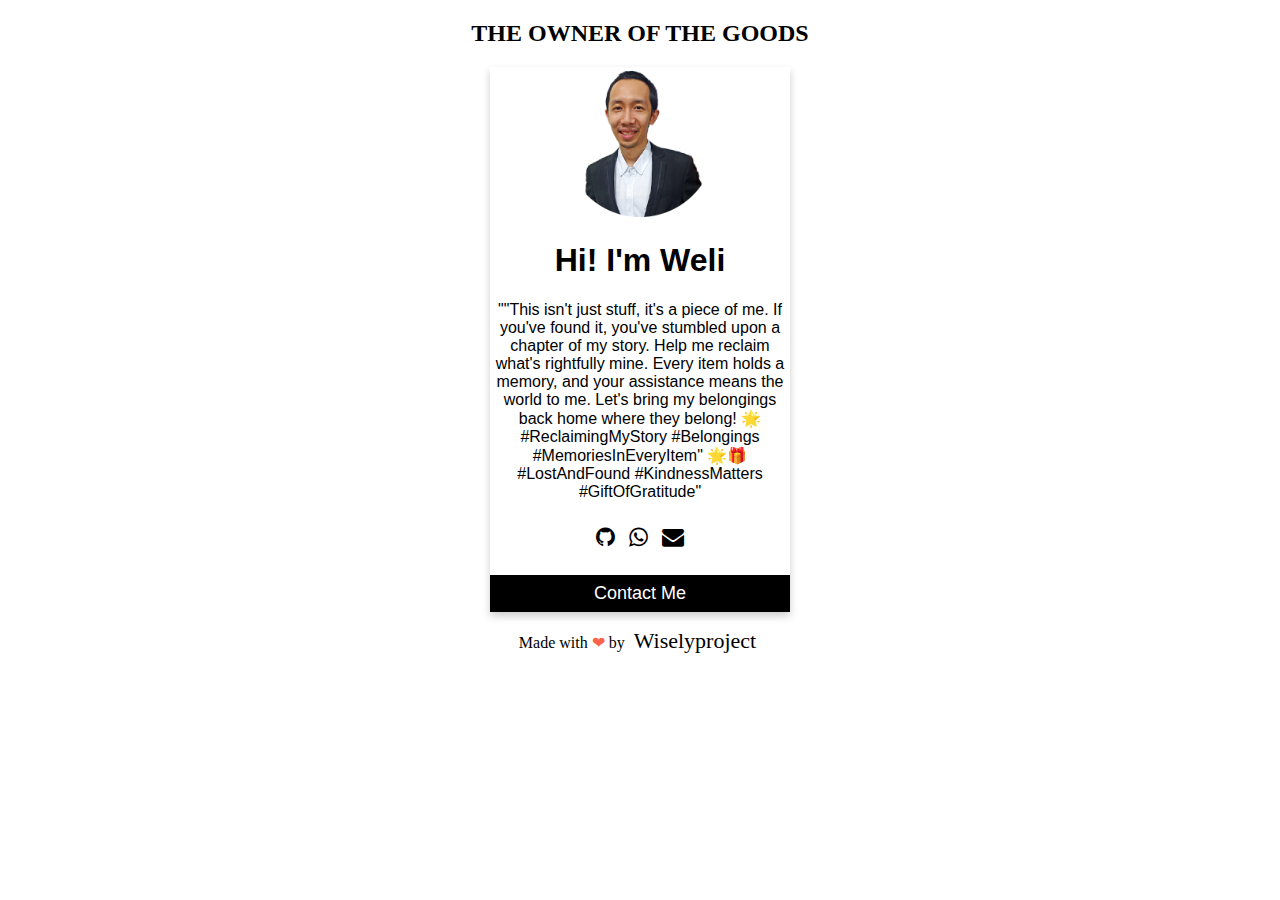
<file: xw3l1.html>
<!DOCTYPE html>
<html lang="en">
<head>
    <meta charset="UTF-8">
    <link rel="stylesheet" href="./digitalcard/digitalstyle.css">
    <meta name="viewport" content="width=device-width, initial-scale=1.0">
    <link rel="stylesheet" href="https://cdnjs.cloudflare.com/ajax/libs/font-awesome/4.7.0/css/font-awesome.min.css">
    <title>Business card || Weli</title>
</head>
<body>
    <h2 style="text-align:center">THE OWNER OF THE GOODS</h2>

    <div class="card">
      <img src="assets/img/91396511-fotor-20231215151047.png" alt="Weli" style="width:50%">
      <h1>Hi! I'm Weli</h1>
      <!--<p class="title">Website Developer</p>-->
      <p>""This isn't just stuff, it's a piece of me. 
        If you've found it, you've stumbled upon a chapter of my story. 
        Help me reclaim what's rightfully mine. 
        Every item holds a memory, and your assistance means the world to me. 
        Let's bring my belongings back home where they belong! 
        🌟 #ReclaimingMyStory #Belongings #MemoriesInEveryItem" 
        🌟🎁 #LostAndFound #KindnessMatters #GiftOfGratitude"</p>
      <div style="margin: 24px 0;"> 
        <a href="https://github.com/Welisagita" target="_blank"><i class="fa fa-github"></i></a>  
        <a href="https://wa.me/628119207940?text=I'm%20texting%20from%20found%20and%20lost" target="_blank"><i class="fa fa-whatsapp"></i></a>  
        <a href="mailto:welipalumbo@gmail.com"><i class="fa fa-envelope"></i></a> 
      </div>
      <p><a href="tel:628119207940" class="contactme"><button>Contact Me</button></a></p>
    </div>
    <div class="credit" style="text-align:center">Made with <span style="color:tomato">❤</span> by <a  href="https://www.Wiselyproject.com/">Wiselyproject</a></div>
</body>
</html>
</file>
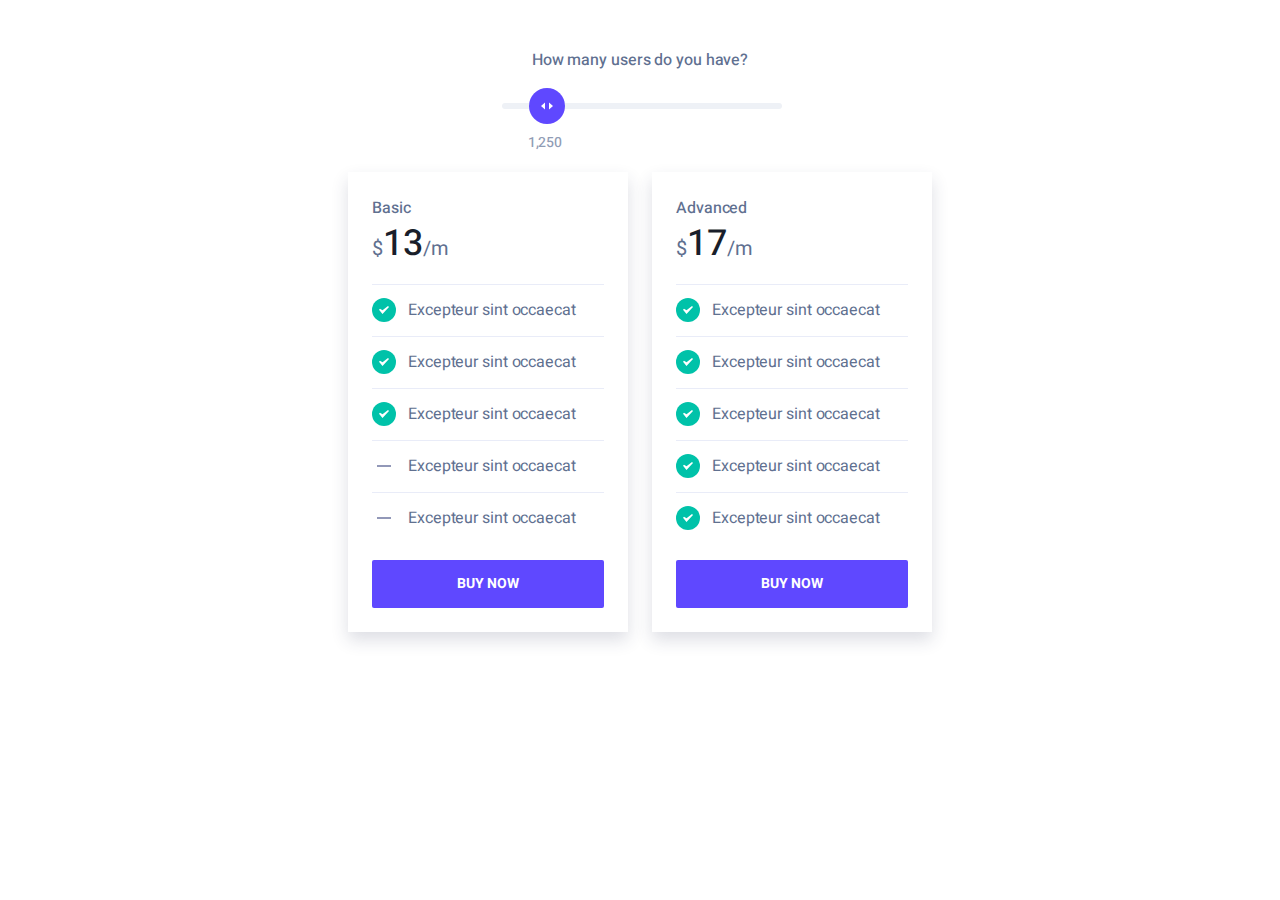
<file: input-slider/range-slider.html>
<!DOCTYPE html>
<html lang="en">
  <head>
    <meta charset="UTF-8" />
    <meta name="viewport" content="width=device-width, initial-scale=1.0" />
    <meta http-equiv="X-UA-Compatible" content="ie=edge" />
    <title>Pricing Switcher</title>
    <link
      href="https://fonts.googleapis.com/css?family=Heebo:400,500&display=swap"
      rel="stylesheet"
    />
    <link rel="stylesheet" href="range-slider.css" />
  </head>
  <body>
    <div class="pricing">
      <div class="pricing-slider">
        <label class="form-slider">
          <span>How many users do you have?</span>
          <input
            type="range"
            value="1"
            data-price-input='{
                "0": "1,000",
                "1": "1,250",
                "2": "1,500",
                "3": "2,000",
                "4": "2,500",
                "5": "3,500",
                "6": "6,000",
                "7": "15,000",
                "8": "50,000",
                "9": "50,000+"                        
              }'
          />
        </label>
        <div class="pricing-slider-value"></div>
      </div>

      <div class="pricing-items">
        <div class="pricing-item">
          <div class="pricing-item-inner">
            <div class="pricing-item-content">
              <div class="pricing-item-header">
                <div class="pricing-item-title">Basic</div>
                <div
                  class="pricing-item-price"
                  data-price-output='{
                    "0": ["", "Free", ""],
                    "1": ["$", "13", "/m"],
                    "2": ["$", "17", "/m"],
                    "3": ["$", "21", "/m"],
                    "4": ["$", "25", "/m"],
                    "5": ["$", "42", "/m"],
                    "6": ["$", "58", "/m"],
                    "7": ["$", "117", "/m"],
                    "8": ["$", "208", "/m"],
                    "9": ["", "Contact us", ""]
                  }'
                >
                  <span class="pricing-item-price-currency"></span>
                  <span class="pricing-item-price-amount"></span>
                  <span class="pricing-item-price-after"></span>
                </div>
              </div>
              <div class="pricing-item-features">
                <ul class="pricing-item-features-list">
                  <li class="is-checked">Excepteur sint occaecat</li>
                  <li class="is-checked">Excepteur sint occaecat</li>
                  <li class="is-checked">Excepteur sint occaecat</li>
                  <li>Excepteur sint occaecat</li>
                  <li>Excepteur sint occaecat</li>
                </ul>
              </div>
            </div>
            <div class="pricing-item-cta">
              <a class="button" href="#">Buy Now</a>
            </div>
          </div>
        </div>
        <div class="pricing-item">
          <div class="pricing-item-inner">
            <div class="pricing-item-content">
              <div class="pricing-item-header">
                <div class="pricing-item-title">Advanced</div>
                <div
                  class="pricing-item-price"
                  data-price-output='{
                      "0": ["$", "13", "/m"],
                      "1": ["$", "17", "/m"],
                      "2": ["$", "21", "/m"],
                      "3": ["$", "25", "/m"],
                      "4": ["$", "42", "/m"],
                      "5": ["$", "58", "/m"],
                      "6": ["$", "117", "/m"],
                      "7": ["$", "208", "/m"],
                      "8": ["$", "402", "/m"],
                      "9": ["", "Contact us", ""]
                    }'
                >
                  <span class="pricing-item-price-currency"></span>
                  <span class="pricing-item-price-amount"></span>
                  <span class="pricing-item-price-after"></span>
                </div>
              </div>
              <div class="pricing-item-features">
                <ul class="pricing-item-features-list">
                  <li class="is-checked">Excepteur sint occaecat</li>
                  <li class="is-checked">Excepteur sint occaecat</li>
                  <li class="is-checked">Excepteur sint occaecat</li>
                  <li class="is-checked">Excepteur sint occaecat</li>
                  <li class="is-checked">Excepteur sint occaecat</li>
                </ul>
              </div>
            </div>
            <div class="pricing-item-cta">
              <a class="button" href="#">Buy Now</a>
            </div>
          </div>
        </div>
      </div>
    </div>
    <script src="range-slider.js"></script>
  </body>
</html>
</file>
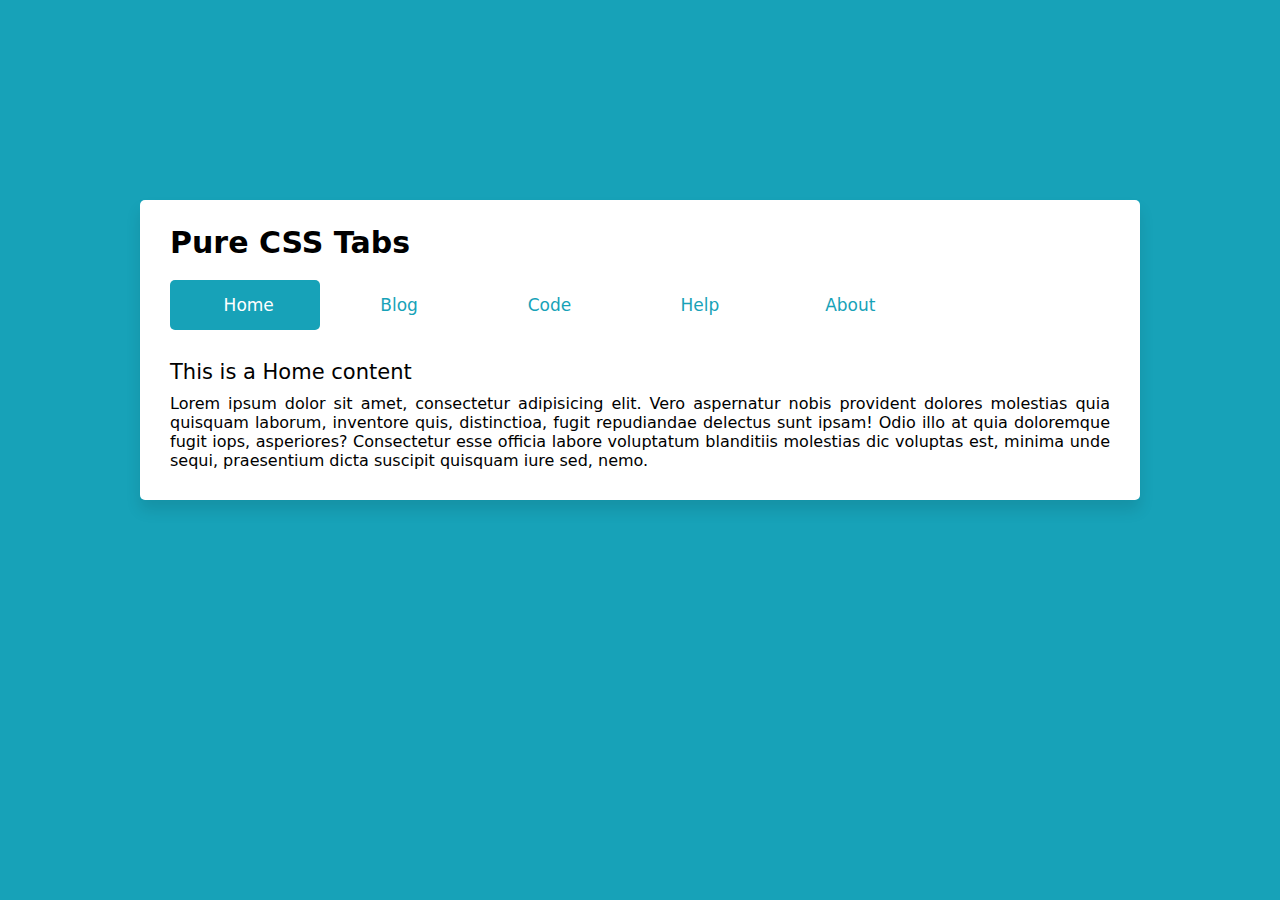
<file: slider-tabs/slider-tabs.html>
<!DOCTYPE html>
<html lang="en">
<head>
    <meta charset="UTF-8">
    <meta http-equiv="X-UA-Compatible" content="IE=edge">
    <meta name="viewport" content="width=device-width, initial-scale=1.0">
    <link rel="stylesheet" href="slider-tabs.css">
    <title>Document</title>
</head>
<body>

    <div class="wrapper">
       
        <header>Pure CSS Tabs</header>
        <input type="radio" name="slider" checked id="home">
        <input type="radio" name="slider" id="blog">
        <input type="radio" name="slider" id="code">
        <input type="radio" name="slider" id="help">
        <input type="radio" name="slider" id="about">
        <nav>
          <label for="home" class="home"><i class="fas fa-home"></i>Home</label>
          <label for="blog" class="blog"><i class="fas fa-blog"></i>Blog</label>
          <label for="code" class="code"><i class="fas fa-code"></i>Code</label>
          <label for="help" class="help"><i class="far fa-envelope"></i>Help</label>
          <label for="about" class="about"><i class="far fa-user"></i>About</label>
          <div class="slider"></div>
        </nav>
   
        <section>
          <div class="content content-1">
            <div class="title">This is a Home content</div>
            <p>Lorem ipsum dolor sit amet, consectetur adipisicing elit. Vero aspernatur nobis provident dolores molestias quia quisquam laborum, inventore quis, distinctioa, fugit repudiandae delectus sunt ipsam! Odio illo at quia doloremque fugit iops, asperiores? Consectetur esse officia labore voluptatum blanditiis molestias dic voluptas est, minima unde sequi, praesentium dicta suscipit quisquam iure sed, nemo.</p>
          </div>
          <div class="content content-2">
            <div class="title">This is a Blog content</div>
            <p>Lorem ipsum dolor sit amet, consectetur adipisicing elit amet. Possimus doloris nesciunt mollitia culpa sint itaque, vitae praesentium assumenda suscipit fugit doloremque adipisci doloribus, sequi facere itaque cumque accusamus, quam molestias sed provident quibusdam nam deleniti. Autem eaque aut impedit eo nobis quia, eos sequi tempore! Facere ex repellendus, laboriosam perferendise. Enim quis illo harum, exercitationem nam totam fugit omnis natus quam totam, repudiandae dolor laborum! Commodi?</p>
          </div>
          <div class="content content-3">
            <div class="title">This is a Code content</div>
            <p>Lorem ipsum dolor sit amet, consectetur adipisicing elit. Iure, debitis nesciunt! Consectetur officiis, libero nobis dolorem pariatur quisquam temporibus. Labore quaerat neque facere itaque laudantium odit veniam consectetur numquam delectus aspernatur, perferendis repellat illo sequi excepturi quos ipsam aliquid est consequuntur.</p>
          </div>
          <div class="content content-4">
            <div class="title">This is a Help content</div>
            <p>Lorem ipsum dolor sit amet, consectetur adipisicing elit. Enim reprehenderit null itaq, odio repellat asperiores vel voluptatem magnam praesentium, eveniet iure ab facere officiis. Quod sequi vel, rem quam provident soluta nihil, eos. Illo oditu omnis cumque praesentium voluptate maxime voluptatibus facilis nulla ipsam quidem mollitia! Veniam, fuga, possimus. Commodi, fugiat aut ut quorioms stu necessitatibus, cumque laborum rem provident tenetur.</p>
          </div>
          <div class="content content-5">
            <div class="title">This is a About content</div>
            <p>Lorem ipsum dolor sit amet, consectetur adipisicing elit. Consequatur officia sequi aliquam. Voluptatem distinctio nemo culpa veritatis nostrum fugit rem adipisci ea ipsam, non veniam ut aspernatur aperiam assumenda quis esse soluta vitae, placeat quasi. Iste dolorum asperiores hic impedit nesciunt atqu, officia magnam commodi iusto aliquid eaque, libero.</p>
          </div>
        </section>
      </div>
    
</body>
</html>
</file>
<file: digitalcard/digitalstyle.css>
.card {
    box-shadow: 0 4px 8px 0 rgba(0, 0, 0, 0.2);
    max-width: 300px;
    margin: auto;
    text-align: center;
    font-family: arial;
  }
  
  .title {
    color: grey;
    font-size: 18px;
  }
  
  button {
    border: none;
    outline: 0;
    display: inline-block;
    padding: 8px;
    color: white;
    background-color: #000;
    text-align: center;
    cursor: pointer;
    width: 100%;
    font-size: 18px;
  }
  
  a {
    text-decoration: none;
    font-size: 22px;
    padding:5px;
    color: black;
  }
  
  .contactme {
    padding: 0;
  }
  button:hover, a:hover {
    opacity: 0.7;
  }
</file>
<file: input-slider/range-slider.css>
*,
*:before,
*:after {
  box-sizing: border-box;
}

html {
  font-size: 16px;
  line-height: 24px;
  letter-spacing: -0.1px;
}

body {
  color: #607090;
  font-size: 1rem;
  margin: 0;
  padding: 48px;
  -moz-osx-font-smoothing: grayscale;
  -webkit-font-smoothing: antialiased;
}

body,
button,
input,
select,
textarea {
  font-family: "Heebo", sans-serif;
  font-weight: 400;
}
.button {
  display: flex;
  width: 100%;
  font-size: 14px;
  line-height: 22px;
  font-weight: 700;
  padding: 12px 29px;
  text-decoration: none !important;
  text-transform: uppercase;
  color: #ffffff;
  background-color: #5f48ff;
  border-width: 1px;
  border-style: solid;
  border-color: transparent;
  border-radius: 2px;
  cursor: pointer;
  justify-content: center;
  text-align: center;
  letter-spacing: inherit;
  white-space: nowrap;
  transition: background 0.15s ease;
}
input[type="range"] {
  -moz-appearance: none;
  -webkit-appearance: none;
  background: #eef1f6;
  border-radius: 3px;
  height: 6px;
  width: 100%;
  margin-top: 15px;
  margin-bottom: 15px;
  outline: none;
}
input[type="range"]::-webkit-slider-thumb {
  appearance: none;
  -webkit-appearance: none;
  background-color: #5f48ff;
  background-image: url("data:image/svg+xml;charset=US-ASCII,%3Csvg%20width%3D%2212%22%20height%3D%228%22%20xmlns%3D%22http%3A%2F%2Fwww.w3.org%2F2000%2Fsvg%22%3E%3Cpath%20d%3D%22M8%20.5v7L12%204zM0%204l4%203.5v-7z%22%20fill%3D%22%23FFFFFF%22%20fill-rule%3D%22nonzero%22%2F%3E%3C%2Fsvg%3E");
  background-position: center;
  background-repeat: no-repeat;
  border: 0;
  border-radius: 50%;
  cursor: pointer;
  height: 36px;
  width: 36px;
}
input[type="range"]::-moz-range-thumb {
  background-color: #5f48ff;
  background-image: url("data:image/svg+xml;charset=US-ASCII,%3Csvg%20width%3D%2212%22%20height%3D%228%22%20xmlns%3D%22http%3A%2F%2Fwww.w3.org%2F2000%2Fsvg%22%3E%3Cpath%20d%3D%22M8%20.5v7L12%204zM0%204l4%203.5v-7z%22%20fill%3D%22%23FFFFFF%22%20fill-rule%3D%22nonzero%22%2F%3E%3C%2Fsvg%3E");
  background-position: center;
  background-repeat: no-repeat;
  border: 0;
  border: none;
  border-radius: 50%;
  cursor: pointer;
  height: 36px;
  width: 36px;
}
input[type="range"]::-ms-thumb {
  background-color: #5f48ff;
  background-image: url("data:image/svg+xml;charset=US-ASCII,%3Csvg%20width%3D%2212%22%20height%3D%228%22%20xmlns%3D%22http%3A%2F%2Fwww.w3.org%2F2000%2Fsvg%22%3E%3Cpath%20d%3D%22M8%20.5v7L12%204zM0%204l4%203.5v-7z%22%20fill%3D%22%23FFFFFF%22%20fill-rule%3D%22nonzero%22%2F%3E%3C%2Fsvg%3E");
  background-position: center;
  background-repeat: no-repeat;
  border: 0;
  border-radius: 50%;
  cursor: pointer;
  height: 36px;
  width: 36px;
}
input[type="range"]::-moz-focus-outer {
  border: 0;
}

.pricing-slider {
  max-width: 280px;
  margin: 0 auto;
}

.form-slider span {
  display: block;
  font-weight: 500;
  text-align: center;
  margin-bottom: 16px;
}

.pricing-slider {
  margin-bottom: 48px;
}

.pricing-slider {
  max-width: 280px;
  margin-left: auto;
  margin-right: auto;
  position: relative;
}
.pricing-slider input {
  width: 100%;
}
.pricing-slider .pricing-slider-value {
  position: absolute;
  font-size: 14px;
  line-height: 22px;
  font-weight: 500;
  color: #909cb5;
  margin-top: 8px;
  --thumb-size: 36px;
}
.pricing-items {
  display: flex;
  flex-wrap: wrap;
  justify-content: center;
  margin-right: -12px;
  margin-left: -12px;
  margin-top: -12px;
}
.pricing-item {
  flex-basis: 280px;
  max-width: 280px;
  box-sizing: content-box;
  padding: 12px;
}
.pricing-item-inner {
  display: flex;
  flex-wrap: wrap;
  flex-direction: column;
  height: 100%;
  padding: 24px;
  box-shadow: 0 8px 16px rgba(46, 52, 88, 0.16);
}
.pricing-item-title {
  font-weight: 500;
}
.pricing-item-price {
  display: inline-flex;
  align-items: baseline;
  font-size: 20px;
}
.pricing-item-price-amount {
  font-size: 36px;
  line-height: 48px;
  font-weight: 500;
  color: #191e2a;
}
.pricing-item-features-list {
  list-style: none;
  padding: 0;
}
.pricing-item-features-list li {
  margin-bottom: 0;
  padding: 14px 0;
  position: relative;
  display: flex;
  align-items: center;
}
.pricing-item-features-list li::before {
  content: "";
  position: absolute;
  top: 0;
  left: 0;
  width: 100%;
  display: block;
  height: 1px;
  background: #e9ecf8;
}
.pricing-item-features-list li::after {
  content: "";
  display: block;
  width: 24px;
  height: 24px;
  margin-right: 12px;
  background-image: url("data:image/svg+xml;charset=US-ASCII,%3Csvg%20width%3D%2224%22%20height%3D%2224%22%20xmlns%3D%22http%3A%2F%2Fwww.w3.org%2F2000%2Fsvg%22%3E%3Cpath%20d%3D%22M5%2011h14v2H5z%22%20fill%3D%22%239298B8%22%20fill-rule%3D%22nonzero%22%2F%3E%3C%2Fsvg%3E");
  background-repeat: no-repeat;
  -webkit-box-ordinal-group: 0;
  order: -1;
}
.pricing-item-features-list li.is-checked::after {
  background-image: url("data:image/svg+xml;charset=US-ASCII,%3Csvg%20width%3D%2224%22%20height%3D%2224%22%20xmlns%3D%22http%3A%2F%2Fwww.w3.org%2F2000%2Fsvg%22%3E%3Cg%20fill-rule%3D%22nonzero%22%20fill%3D%22none%22%3E%3Ccircle%20fill%3D%22%2300C2A9%22%20cx%3D%2212%22%20cy%3D%2212%22%20r%3D%2212%22%2F%3E%3Cpath%20fill%3D%22%23fff%22%20d%3D%22M10.5%2012.267l-2.5-1.6-1%201.066L10.5%2016%2017%209.067%2016%208z%22%2F%3E%3C%2Fg%3E%3C%2Fsvg%3E");
}
</file>
<file: slider-tabs/slider-tabs.css>
*{
    margin: 0;
    padding: 0;
    box-sizing: border-box;
    font-family:system-ui, -apple-system, BlinkMacSystemFont, 'Segoe UI', Roboto, Oxygen, Ubuntu, Cantarell, 'Open Sans', 'Helvetica Neue', sans-serif;
  }
  body{
    overflow: hidden;
    padding: 0 20px;
    background: #17a2b8;
  }
  ::selection{
    background: rgba(23,162,184,0.3);
  }
  .wrapper{
    max-width: 1000px;
    width: 100%;
    margin: 200px auto;
    padding: 25px 30px 30px 30px;
    border-radius: 5px;
    background: #fff;
    box-shadow: 0px 10px 15px rgba(0,0,0,0.1);
  }
  .wrapper header{
    font-size: 30px;
    font-weight: 600;
    padding-bottom: 20px;
  }
  .wrapper nav{
    position: relative;
    width: 80%;
    height: 50px;
    display: flex;
    align-items: center;
  }
  .wrapper nav label{
    display: block;
    height: 100%;
    width: 100%;
    text-align: center;
    line-height: 50px;
    cursor: pointer;
    position: relative;
    z-index: 1;
    color: #17a2b8;
    font-size: 17px;
    border-radius: 5px;
    margin: 0 5px;
    transition: all 0.3s ease;
  }
  .wrapper nav label:hover{
    background: rgba(23,162,184,0.3);
  }
  #home:checked ~ nav label.home,
  #blog:checked ~ nav label.blog,
  #code:checked ~ nav label.code,
  #help:checked ~ nav label.help,
    #about:checked ~ nav label.about{
    color: #fff;
  }
  nav label i{
    padding-right: 7px;
  }
  nav .slider{
    position: absolute;
    height: 100%;
    width: 20%;
    left: 0;
    bottom: 0;
    z-index: 0;
    border-radius: 5px;
    background: #17a2b8;
    transition: all 0.3s ease;
  }
  input[type="radio"]{
    display: none;
  }
  #blog:checked ~ nav .slider{
    left: 20%;
  }
  #code:checked ~ nav .slider{
    left: 40%;
  }
  #help:checked ~ nav .slider{
    left: 60%;
  }
  #about:checked ~ nav .slider{
    left: 80%;
  }


  section .content{
    display: none;
    background: #fff;
  }
  #home:checked ~ section .content-1,
  #blog:checked ~ section .content-2,
  #code:checked ~ section .content-3,
  #help:checked ~ section .content-4,
  #about:checked ~ section .content-5{
    display: block;
  }
  section .content .title{
    font-size: 21px;
    font-weight: 500;
    margin: 30px 0 10px 0;
  }
  section .content p{
  text-align: justify;
  }
</file>
<file: assets/css/style.css>
/**
* Template Name: MyResume - v4.10.0
* Template URL: https://bootstrapmade.com/free-html-bootstrap-template-my-resume/
* Author: BootstrapMade.com
* License: https://bootstrapmade.com/license/
*/

/*--------------------------------------------------------------
# General
--------------------------------------------------------------*/
body {
  font-family: "Open Sans", sans-serif;
  color: #272829;
}

a {
  color: #0563bb;
  text-decoration: none;
}

a:hover {
  color: #067ded;
  text-decoration: none;
}

h1,
h2,
h3,
h4,
h5,
h6 {
  font-family: "Raleway", sans-serif;
}

/*--------------------------------------------------------------
# Back to top button
--------------------------------------------------------------*/
.back-to-top {
  position: fixed;
  visibility: hidden;
  opacity: 0;
  right: 15px;
  bottom: 15px;
  z-index: 996;
  background: #0563bb;
  width: 40px;
  height: 40px;
  border-radius: 50px;
  transition: all 0.4s;
}

.back-to-top i {
  font-size: 28px;
  color: #fff;
  line-height: 0;
}

.back-to-top:hover {
  background: #0678e3;
  color: #fff;
}

.back-to-top.active {
  visibility: visible;
  opacity: 1;
}

/*--------------------------------------------------------------
# Preloader
--------------------------------------------------------------*/
#preloader {
  position: fixed;
  top: 0;
  left: 0;
  right: 0;
  bottom: 0;
  z-index: 9999;
  overflow: hidden;
  background: #fff;
}

#preloader:before {
  content: "";
  position: fixed;
  top: calc(50% - 30px);
  left: calc(50% - 30px);
  border: 6px solid #0563bb;
  border-top-color: #fff;
  border-bottom-color: #fff;
  border-radius: 50%;
  width: 60px;
  height: 60px;
  -webkit-animation: animate-preloader 1s linear infinite;
  animation: animate-preloader 1s linear infinite;
}

@-webkit-keyframes animate-preloader {
  0% {
    transform: rotate(0deg);
  }

  100% {
    transform: rotate(360deg);
  }
}

@keyframes animate-preloader {
  0% {
    transform: rotate(0deg);
  }

  100% {
    transform: rotate(360deg);
  }
}

/*--------------------------------------------------------------
# Disable aos animation delay on mobile devices
--------------------------------------------------------------*/
@media screen and (max-width: 768px) {
  [data-aos-delay] {
    transition-delay: 0 !important;
  }
}

/*--------------------------------------------------------------
# Header
--------------------------------------------------------------*/
#header {
  position: fixed;
  top: 0;
  left: 0;
  bottom: 0;
  z-index: 9997;
  transition: all 0.5s;
  padding: 15px;
  overflow-y: auto;
}

@media (max-width: 991px) {
  #header {
    width: 300px;
    background: #fff;
    border-right: 1px solid #e6e9ec;
    left: -300px;
  }
}

@media (min-width: 991px) {
  #bx {
    margin-left: 100px;
  }
}

/*--------------------------------------------------------------
# Navigation Menu
--------------------------------------------------------------*/
/**
* Desktop Navigation 
*/
.nav-menu {
  padding: 0;
  display: block;
}

.nav-menu * {
  margin: 0;
  padding: 0;
  list-style: none;
}

.nav-menu>ul>li {
  position: relative;
  white-space: nowrap;
}

.nav-menu a,
.nav-menu a:focus {
  display: flex;
  align-items: center;
  color: #45505b;
  padding: 10px 18px;
  margin-bottom: 8px;
  transition: 0.3s;
  font-size: 15px;
  border-radius: 50px;
  background: #f2f3f5;
  height: 56px;
  width: 100%;
  overflow: hidden;
  transition: 0.3s;
}

.nav-menu a i,
.nav-menu a:focus i {
  font-size: 20px;
}

.nav-menu a span,
.nav-menu a:focus span {
  padding: 0 5px 0 7px;
  color: #45505b;
}

@media (min-width: 992px) {

  .nav-menu a,
  .nav-menu a:focus {
    width: 56px;
  }

  .nav-menu a span,
  .nav-menu a:focus span {
    display: none;
    color: #fff;
  }
}

.nav-menu a:hover,
.nav-menu .active,
.nav-menu .active:focus,
.nav-menu li:hover>a {
  color: #fff;
  background: #0563bb;
}

.nav-menu a:hover span,
.nav-menu .active span,
.nav-menu .active:focus span,
.nav-menu li:hover>a span {
  color: #fff;
}

.nav-menu a:hover,
.nav-menu li:hover>a {
  width: 100%;
  color: #fff;
}

.nav-menu a:hover span,
.nav-menu li:hover>a span {
  display: block;
}

/**
* Mobile Navigation 
*/
.mobile-nav-toggle {
  position: fixed;
  right: 10px;
  top: 10px;
  z-index: 9998;
  border: 0;
  background: none;
  font-size: 28px;
  transition: all 0.4s;
  outline: none !important;
  line-height: 0;
  cursor: pointer;
  border-radius: 50px;
  padding: 5px;
}

.mobile-nav-toggle i {
  color: #45505b;
}

.mobile-nav-active {
  overflow: hidden;
}

.mobile-nav-active #header {
  left: 0;
}

.mobile-nav-active .mobile-nav-toggle {
  color: #fff;
  background-color: #0563bb;
}

/*--------------------------------------------------------------
# Hero Section
--------------------------------------------------------------*/
#hero {
  width: 100%;
  height: 100vh;
  background: url("../img/hero-bg.jpg") top right no-repeat;
  background-size: cover;
  position: relative;
}

@media (min-width: 992px) {
  #hero {
    padding-left: 160px;
  }
}

#hero:before {
  content: "";
  background: rgba(255, 255, 255, 0.8);
  position: absolute;
  bottom: 0;
  top: 0;
  left: 0;
  right: 0;
}

#hero h1 {
  margin: 0;
  font-size: 64px;
  font-weight: 700;
  line-height: 56px;
  color: #45505b;
}

#hero p {
  color: #45505b;
  margin: 15px 0 0 0;
  font-size: 26px;
  font-family: "Poppins", sans-serif;
}

#hero p span {
  color: #0563bb;
  letter-spacing: 1px;
}

#hero .social-links {
  margin-top: 30px;
}

#hero .social-links a {
  font-size: 24px;
  display: inline-block;
  color: #45505b;
  line-height: 1;
  margin-right: 20px;
  transition: 0.3s;
}

#hero .social-links a:hover {
  color: #0563bb;
}

@media (max-width: 992px) {
  #hero {
    text-align: center;
  }

  #hero h1 {
    font-size: 32px;
    line-height: 36px;
  }

  #hero p {
    margin-top: 10px;
    font-size: 20px;
    line-height: 24px;
  }
}

/*--------------------------------------------------------------
# Sections General
--------------------------------------------------------------*/
section {
  padding: 60px 0;
  overflow: hidden;
}

.section-title {
  text-align: center;
  padding-bottom: 30px;
}

.section-title h2 {
  font-size: 32px;
  font-weight: bold;
  text-transform: uppercase;
  margin-bottom: 20px;
  padding-bottom: 20px;
  position: relative;
  color: #45505b;
}

.section-title h2::before {
  content: "";
  position: absolute;
  display: block;
  width: 120px;
  height: 1px;
  background: #ddd;
  bottom: 1px;
  left: calc(50% - 60px);
}

.section-title h2::after {
  content: "";
  position: absolute;
  display: block;
  width: 40px;
  height: 3px;
  background: #0563bb;
  bottom: 0;
  left: calc(50% - 20px);
}

.section-title p {
  margin-bottom: 0;
}

/*--------------------------------------------------------------
# About
--------------------------------------------------------------*/
.about .content h3 {
  font-weight: 700;
  font-size: 26px;
  color: #728394;
}

.about .content ul {
  list-style: none;
  padding: 0;
}

.about .content ul li {
  margin-bottom: 20px;
  display: flex;
  align-items: center;
}

.about .content ul strong {
  margin-right: 10px;
}

.about .content ul i {
  font-size: 16px;
  margin-right: 5px;
  color: #0563bb;
  line-height: 0;
}

.about .content p:last-child {
  margin-bottom: 0;
}

/*--------------------------------------------------------------
# Facts
--------------------------------------------------------------*/
.facts .count-box {
  padding: 30px 30px 25px 30px;
  margin-top: 30px;
  width: 100%;
  position: relative;
  text-align: center;
  background: #fff;
}

.facts .count-box i {
  position: absolute;
  top: -25px;
  left: 50%;
  transform: translateX(-50%);
  font-size: 24px;
  background: #0563bb;
  color: #fff;
  border-radius: 50px;
  display: inline-flex;
  align-items: center;
  justify-content: center;
  width: 48px;
  height: 48px;
}

.facts .count-box span {
  font-size: 36px;
  display: block;
  font-weight: 600;
  color: #011426;
}

.facts .count-box p {
  padding: 0;
  margin: 0;
  font-family: "Raleway", sans-serif;
  font-size: 14px;
}

/*--------------------------------------------------------------
# Akills
--------------------------------------------------------------*/
.skills .progress {
  height: 60px;
  display: block;
  background: none;
  border-radius: 0;
}

.skills .progress .skill {
  padding: 10px 0;
  margin: 0;
  text-transform: uppercase;
  display: block;
  font-weight: 600;
  font-family: "Poppins", sans-serif;
  color: #45505b;
}

.skills .progress .skill .val {
  float: right;
  font-style: normal;
}

.skills .progress-bar-wrap {
  background: #f2f3f5;
}

.skills .progress-bar {
  width: 1px;
  height: 10px;
  transition: 0.9s;
  background-color: #0563bb;
}

/*--------------------------------------------------------------
# Resume
--------------------------------------------------------------*/
.resume .resume-title {
  font-size: 26px;
  font-weight: 700;
  margin-top: 20px;
  margin-bottom: 20px;
  color: #45505b;
}

.resume .resume-item {
  padding: 0 0 20px 20px;
  margin-top: -2px;
  border-left: 2px solid #0563bb;
  position: relative;
}

.resume .resume-item h4 {
  line-height: 18px;
  font-size: 18px;
  font-weight: 600;
  text-transform: uppercase;
  font-family: "Poppins", sans-serif;
  color: #0563bb;
  margin-bottom: 10px;
}

.resume .resume-item h5 {
  font-size: 16px;
  background: #f7f8f9;
  padding: 5px 15px;
  display: inline-block;
  font-weight: 600;
  margin-bottom: 10px;
}

.resume .resume-item ul {
  padding-left: 20px;
}

.resume .resume-item ul li {
  padding-bottom: 10px;
}

.resume .resume-item:last-child {
  padding-bottom: 0;
}

.resume .resume-item::before {
  content: "";
  position: absolute;
  width: 16px;
  height: 16px;
  border-radius: 50px;
  left: -9px;
  top: 0;
  background: #fff;
  border: 2px solid #0563bb;
}

/*--------------------------------------------------------------
# Portfolio
--------------------------------------------------------------*/
.portfolio .portfolio-item {
  margin-bottom: 30px;
}

.portfolio #portfolio-flters {
  padding: 0;
  margin: 0 auto 25px auto;
  list-style: none;
  text-align: center;
  background: #fff;
  border-radius: 50px;
  padding: 2px 15px;
}

.portfolio #portfolio-flters li {
  cursor: pointer;
  display: inline-block;
  padding: 10px 15px;
  font-size: 14px;
  font-weight: 600;
  line-height: 1;
  text-transform: uppercase;
  color: #272829;
  margin-bottom: 5px;
  transition: all 0.3s ease-in-out;
}

.portfolio #portfolio-flters li:hover,
.portfolio #portfolio-flters li.filter-active {
  color: #0563bb;
}

.portfolio #portfolio-flters li:last-child {
  margin-right: 0;
}

.portfolio .portfolio-wrap {
  transition: 0.3s;
  position: relative;
  overflow: hidden;
  z-index: 1;
  background: rgba(69, 80, 91, 0.8);
}

.portfolio .portfolio-wrap::before {
  content: "";
  background: rgba(255, 255, 255, 0.7);
  position: absolute;
  left: 30px;
  right: 30px;
  top: 30px;
  bottom: 30px;
  transition: all ease-in-out 0.3s;
  z-index: 2;
  opacity: 0;
}

.portfolio .portfolio-wrap .portfolio-info {
  opacity: 0;
  position: absolute;
  top: 0;
  left: 0;
  right: 0;
  bottom: 0;
  text-align: center;
  z-index: 3;
  transition: all ease-in-out 0.3s;
  display: flex;
  flex-direction: column;
  justify-content: center;
  align-items: center;
}

.portfolio .portfolio-wrap .portfolio-info::before {
  display: block;
  content: "";
  width: 48px;
  height: 48px;
  position: absolute;
  top: 35px;
  left: 35px;
  border-top: 3px solid #d7dce1;
  border-left: 3px solid #d7dce1;
  transition: all 0.5s ease 0s;
  z-index: 9994;
}

.portfolio .portfolio-wrap .portfolio-info::after {
  display: block;
  content: "";
  width: 48px;
  height: 48px;
  position: absolute;
  bottom: 35px;
  right: 35px;
  border-bottom: 3px solid #d7dce1;
  border-right: 3px solid #d7dce1;
  transition: all 0.5s ease 0s;
  z-index: 9994;
}

.portfolio .portfolio-wrap .portfolio-info h4 {
  font-size: 20px;
  color: #45505b;
  font-weight: 600;
}

.portfolio .portfolio-wrap .portfolio-info p {
  color: #45505b;
  font-size: 14px;
  text-transform: uppercase;
  padding: 0;
  margin: 0;
}

.portfolio .portfolio-wrap .portfolio-links {
  text-align: center;
  z-index: 4;
}

.portfolio .portfolio-wrap .portfolio-links a {
  color: #45505b;
  margin: 0 2px;
  font-size: 28px;
  display: inline-block;
  transition: 0.3s;
}

.portfolio .portfolio-wrap .portfolio-links a:hover {
  color: #148af9;
}

.portfolio .portfolio-wrap:hover::before {
  top: 0;
  left: 0;
  right: 0;
  bottom: 0;
  opacity: 1;
}

.portfolio .portfolio-wrap:hover .portfolio-info {
  opacity: 1;
}

.portfolio .portfolio-wrap:hover .portfolio-info::before {
  top: 15px;
  left: 15px;
}

.portfolio .portfolio-wrap:hover .portfolio-info::after {
  bottom: 15px;
  right: 15px;
}

/*--------------------------------------------------------------
# Portfolio Details
--------------------------------------------------------------*/
.portfolio-details {
  padding-top: 40px;
}

.portfolio-details .portfolio-details-slider img {
  width: 100%;
}

.portfolio-details .portfolio-details-slider .swiper-pagination {
  margin-top: 20px;
  position: relative;
}

.portfolio-details .portfolio-details-slider .swiper-pagination .swiper-pagination-bullet {
  width: 12px;
  height: 12px;
  background-color: #fff;
  opacity: 1;
  border: 1px solid #0563bb;
}

.portfolio-details .portfolio-details-slider .swiper-pagination .swiper-pagination-bullet-active {
  background-color: #0563bb;
}

.portfolio-details .portfolio-info {
  padding: 30px;
  box-shadow: 0px 0 30px rgba(69, 80, 91, 0.08);
}

.portfolio-details .portfolio-info h3 {
  font-size: 22px;
  font-weight: 700;
  margin-bottom: 20px;
  padding-bottom: 20px;
  border-bottom: 1px solid #eee;
}

.portfolio-details .portfolio-info ul {
  list-style: none;
  padding: 0;
  font-size: 15px;
}

.portfolio-details .portfolio-info ul li+li {
  margin-top: 10px;
}

.portfolio-details .portfolio-description {
  padding-top: 30px;
}

.portfolio-details .portfolio-description h2 {
  font-size: 26px;
  font-weight: 700;
  margin-bottom: 20px;
}

.portfolio-details .portfolio-description p {
  padding: 0;
}

/*--------------------------------------------------------------
# Services
--------------------------------------------------------------*/
.services .icon-box {
  text-align: center;
  padding: 70px 20px 80px 20px;
  transition: all ease-in-out 0.3s;
  background: #fff;
  box-shadow: 0px 5px 90px 0px rgba(110, 123, 131, 0.05);
}

.services .icon-box .icon {
  margin: 0 auto;
  width: 100px;
  height: 100px;
  display: flex;
  align-items: center;
  justify-content: center;
  transition: ease-in-out 0.3s;
  position: relative;
}

.services .icon-box .icon i {
  font-size: 36px;
  transition: 0.5s;
  position: relative;
}

.services .icon-box .icon svg {
  position: absolute;
  top: 0;
  left: 0;
}

.services .icon-box .icon svg path {
  transition: 0.5s;
  fill: #f5f5f5;
}

.services .icon-box h4 {
  font-weight: 600;
  margin: 10px 0 15px 0;
  font-size: 22px;
}

.services .icon-box h4 a {
  color: #45505b;
  transition: ease-in-out 0.3s;
}

.services .icon-box p {
  line-height: 24px;
  font-size: 14px;
  margin-bottom: 0;
}

.services .icon-box:hover {
  border-color: #fff;
  box-shadow: 0px 0 35px 0 rgba(0, 0, 0, 0.08);
}

.services .iconbox-blue i {
  color: #47aeff;
}

.services .iconbox-blue:hover .icon i {
  color: #fff;
}

.services .iconbox-blue:hover .icon path {
  fill: #47aeff;
}

.services .iconbox-orange i {
  color: #ffa76e;
}

.services .iconbox-orange:hover .icon i {
  color: #fff;
}

.services .iconbox-orange:hover .icon path {
  fill: #ffa76e;
}

.services .iconbox-pink i {
  color: #e80368;
}

.services .iconbox-pink:hover .icon i {
  color: #fff;
}

.services .iconbox-pink:hover .icon path {
  fill: #e80368;
}

.services .iconbox-yellow i {
  color: #ffbb2c;
}

.services .iconbox-yellow:hover .icon i {
  color: #fff;
}

.services .iconbox-yellow:hover .icon path {
  fill: #ffbb2c;
}

.services .iconbox-red i {
  color: #ff5828;
}

.services .iconbox-red:hover .icon i {
  color: #fff;
}

.services .iconbox-red:hover .icon path {
  fill: #ff5828;
}

.services .iconbox-teal i {
  color: #11dbcf;
}

.services .iconbox-teal:hover .icon i {
  color: #fff;
}

.services .iconbox-teal:hover .icon path {
  fill: #11dbcf;
}

/*--------------------------------------------------------------
# Testimonials
--------------------------------------------------------------*/
.testimonials .section-header {
  margin-bottom: 40px;
}

.testimonials .testimonials-carousel,
.testimonials .testimonials-slider {
  overflow: hidden;
}

.testimonials .testimonial-item {
  text-align: center;
}

.testimonials .testimonial-item .testimonial-img {
  width: 120px;
  border-radius: 50%;
  border: 4px solid #fff;
  margin: 0 auto;
}

.testimonials .testimonial-item h3 {
  font-size: 20px;
  font-weight: bold;
  margin: 10px 0 5px 0;
  color: #111;
}

.testimonials .testimonial-item h4 {
  font-size: 14px;
  color: #999;
  margin: 0 0 15px 0;
}

.testimonials .testimonial-item .quote-icon-left,
.testimonials .testimonial-item .quote-icon-right {
  color: #90c8fc;
  font-size: 26px;
}

.testimonials .testimonial-item .quote-icon-left {
  display: inline-block;
  left: -5px;
  position: relative;
}

.testimonials .testimonial-item .quote-icon-right {
  display: inline-block;
  right: -5px;
  position: relative;
  top: 10px;
}

.testimonials .testimonial-item p {
  font-style: italic;
  margin: 0 auto 15px auto;
}

.testimonials .swiper-pagination {
  margin-top: 20px;
  position: relative;
}

.testimonials .swiper-pagination .swiper-pagination-bullet {
  width: 12px;
  height: 12px;
  background-color: #fff;
  opacity: 1;
  border: 1px solid #0563bb;
}

.testimonials .swiper-pagination .swiper-pagination-bullet-active {
  background-color: #0563bb;
}

@media (min-width: 992px) {
  .testimonials .testimonial-item p {
    width: 80%;
  }
}

/*--------------------------------------------------------------
# Contact
--------------------------------------------------------------*/
.contact .info {
  width: 100%;
  background: #fff;
}

.contact .info i {
  font-size: 20px;
  color: #0563bb;
  float: left;
  width: 44px;
  height: 44px;
  background: #eef7ff;
  display: flex;
  justify-content: center;
  align-items: center;
  border-radius: 50px;
  transition: all 0.3s ease-in-out;
}

.contact .info h4 {
  padding: 0 0 0 60px;
  font-size: 22px;
  font-weight: 600;
  margin-bottom: 5px;
  color: #45505b;
}

.contact .info p {
  padding: 0 0 0 60px;
  margin-bottom: 0;
  font-size: 14px;
  color: #728394;
}

.contact .info .email,
.contact .info .phone {
  margin-top: 40px;
}

.contact .info .email:hover i,
.contact .info .address:hover i,
.contact .info .phone:hover i {
  background: #0563bb;
  color: #fff;
}

.contact .php-email-form {
  width: 100%;
  background: #fff;
}

.contact .php-email-form .form-group {
  padding-bottom: 8px;
}

.contact .php-email-form .error-message {
  display: none;
  color: #fff;
  background: #ed3c0d;
  text-align: left;
  padding: 15px;
  font-weight: 600;
}

.contact .php-email-form .error-message br+br {
  margin-top: 25px;
}

.contact .php-email-form .sent-message {
  display: none;
  color: #fff;
  background: #18d26e;
  text-align: center;
  padding: 15px;
  font-weight: 600;
}

.contact .php-email-form .loading {
  display: none;
  background: #fff;
  text-align: center;
  padding: 15px;
}

.contact .php-email-form .loading:before {
  content: "";
  display: inline-block;
  border-radius: 50%;
  width: 24px;
  height: 24px;
  margin: 0 10px -6px 0;
  border: 3px solid #18d26e;
  border-top-color: #eee;
  -webkit-animation: animate-loading 1s linear infinite;
  animation: animate-loading 1s linear infinite;
}

.contact .php-email-form input,
.contact .php-email-form textarea {
  border-radius: 4px;
  box-shadow: none;
  font-size: 14px;
}

.contact .php-email-form input {
  height: 44px;
}

.contact .php-email-form textarea {
  padding: 10px 12px;
}

.contact .php-email-form button[type=submit] {
  background: #0563bb;
  border: 0;
  padding: 10px 35px;
  color: #fff;
  transition: 0.4s;
  border-radius: 50px;
}

.contact .php-email-form button[type=submit]:hover {
  background: #0678e3;
}

@-webkit-keyframes animate-loading {
  0% {
    transform: rotate(0deg);
  }

  100% {
    transform: rotate(360deg);
  }
}

@keyframes animate-loading {
  0% {
    transform: rotate(0deg);
  }

  100% {
    transform: rotate(360deg);
  }
}

/*--------------------------------------------------------------
# Footer
--------------------------------------------------------------*/
#footer {
  background: #f7f8f9;
  color: #45505b;
  font-size: 14px;
  text-align: center;
  padding: 30px 0;
}

#footer h3 {
  font-size: 36px;
  font-weight: 700;
  position: relative;
  font-family: "Poppins", sans-serif;
  padding: 0;
  margin: 0 0 15px 0;
}

#footer p {
  font-size: 15;
  font-style: italic;
  padding: 0;
  margin: 0 0 40px 0;
}

#footer .social-links {
  margin: 0 0 40px 0;
}

#footer .social-links a {
  font-size: 18px;
  display: inline-block;
  background: #0563bb;
  color: #fff;
  line-height: 1;
  padding: 8px 0;
  margin-right: 4px;
  border-radius: 50%;
  text-align: center;
  width: 36px;
  height: 36px;
  transition: 0.3s;
}

#footer .social-links a:hover {
  background: #0678e3;
  color: #fff;
  text-decoration: none;
}

#footer .copyright {
  margin: 0 0 5px 0;
}

#footer .credits {
  font-size: 13px;
}
</file>
